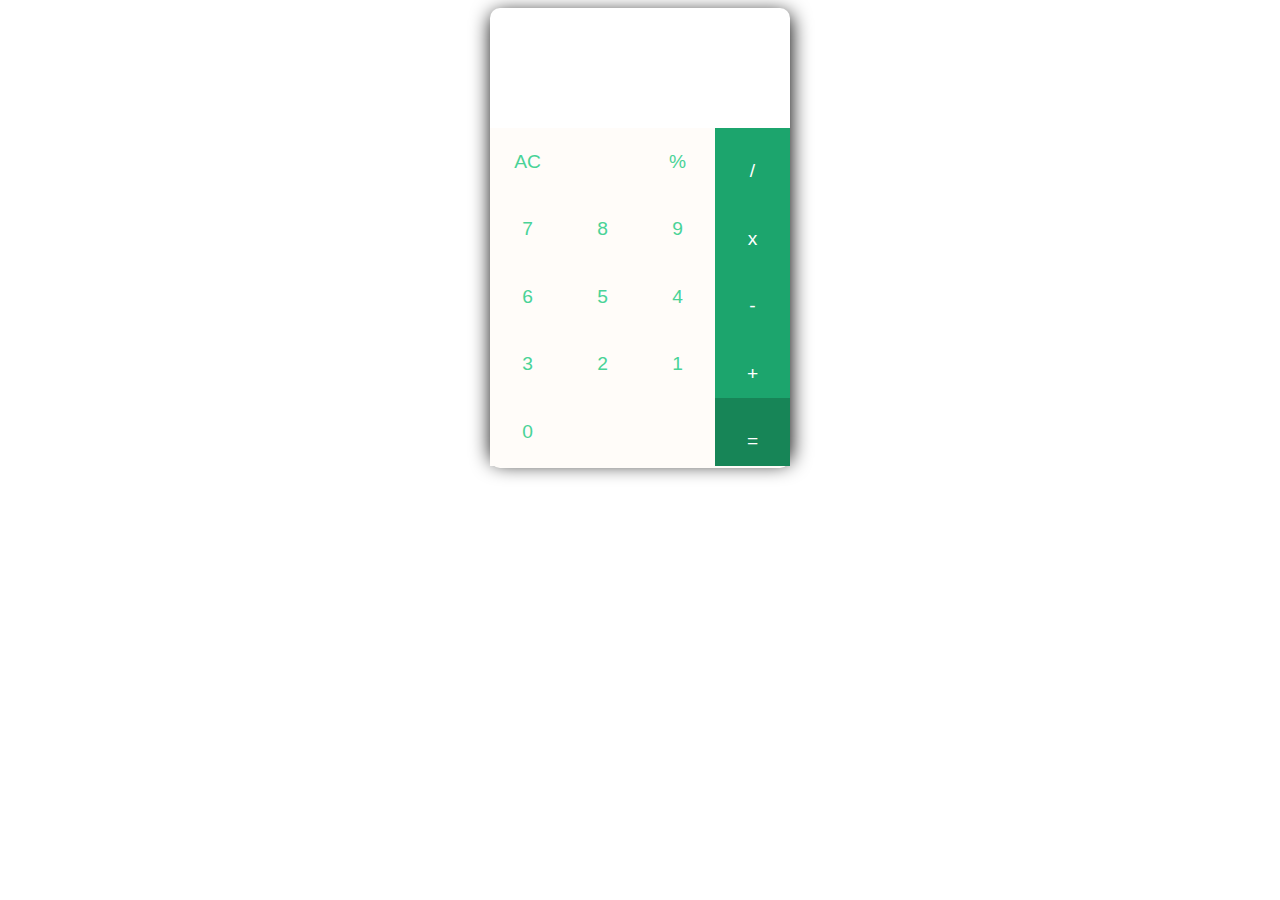
<file: calculadora/index.html>
<!DOCTYPE html>
<html lang="pt-br">
  <head>
    <meta charset="UTF-8" />
    <meta name="viewport" content="width=device-width, initial-scale=1.0" />
    <meta http-equiv="X-UA-Compatible" content="ie=edge" />
    <link rel="stylesheet" href="./style.css" />
    <title>Calculadora</title>
  </head>
  <body>
    <div class="calculator">
      <div class="number" id="number"></div>
      <div class="res" id="res"></div>

      <div class="body-calculator">
        <button class="tecla" value="del" onclick="clearC()">AC</button>
        <div class="tecla"></div>
        <button class="tecla" onclick="op('%')">%</button>
        <button class="tecla op" value="/" onclick="op('/')">/</button>

        <button class="tecla" value="7" onclick="numero(7)">7</button>
        <button class="tecla" value="8" onclick="numero(8)">8</button>
        <button class="tecla" value="9" onclick="numero(9)">9</button>
        <button class="tecla op" value="x" onclick="op('*')">x</button>

        <button class="tecla" value="6" onclick="numero(6)">6</button>
        <button class="tecla" value="5" onclick="numero(5)">5</button>
        <button class="tecla" value="4" onclick="numero(4)">4</button>
        <button class="tecla op" value="-" onclick="op('-')">-</button>

        <button class="tecla" value="3" onclick="numero(3)">3</button>
        <button class="tecla" value="2" onclick="numero(2)">2</button>
        <button class="tecla" value="1" onclick="numero(1)">1</button>
        <button class="tecla op" value="+" onclick="op('+')">+</button>

        <button class="tecla" onclick="numero(0)">0</button>
        <div class="tecla"></div>
        <div class="tecla"></div>

        <button class="tecla op equal" value="=" onclick="equal('=')">=</button>
      </div>
    </div>

    <script src="./script.js"></script>
  </body>
</html>
</file>
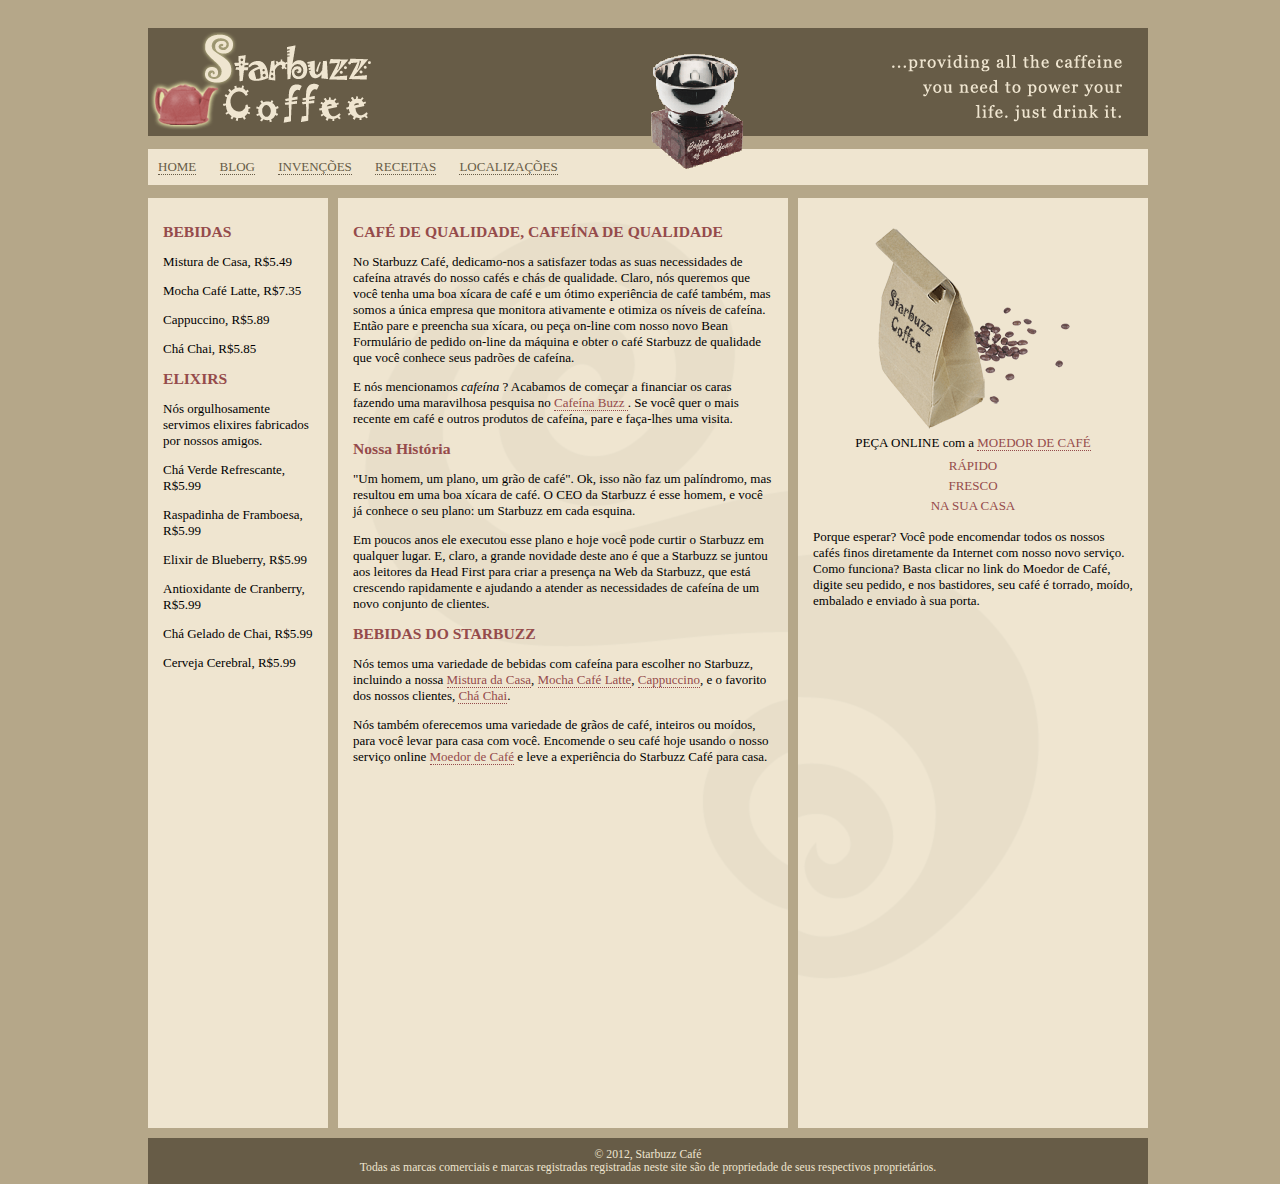
<file: exercicio_pratico/index.html>
<!DOCTYPE html>
<html>
  <head>
    <meta charset="utf-8" />
    <title>Starbuzz Café</title>
    <link rel="stylesheet" type="text/css" href="starbuzz.css" />
  </head>
  <body>
    <div id="header">
      <img id="headerLogo" src="images/headerLogo.gif" alt="" />
      <img id="headerSlogan" src="images/headerSlogan.gif" alt="" />
    </div>

    <div id="nav">
      <ul>
        <li><a href="">HOME</a></li>
        <li><a href="">BLOG</a></li>
        <li><a href="">INVENÇÕES</a></li>
        <li><a href="">RECEITAS</a></li>
        <li><a href="">LOCALIZAÇÕES</a></li>
      </ul>
    </div>

    <div id="premio">
      <img src="images/award.gif" alt="" />
    </div>

    <div id="drinks">
      <h1>BEBIDAS</h1>
      <p>Mistura de Casa, R$5.49</p>
      <p>Mocha Café Latte, R$7.35</p>
      <p>Cappuccino, R$5.89</p>
      <p>Chá Chai, R$5.85</p>
      <h1>ELIXIRS</h1>
      <p>
        Nós orgulhosamente servimos elixires fabricados por nossos amigos.
      </p>
      <p>Chá Verde Refrescante, R$5.99</p>
      <p>Raspadinha de Framboesa, R$5.99</p>
      <p>Elixir de Blueberry, R$5.99</p>
      <p>Antioxidante de Cranberry, R$5.99</p>
      <p>Chá Gelado de Chai, R$5.99</p>
      <p>Cerveja Cerebral, R$5.99</p>
    </div>

    <div id="main">
      <h1>CAFÉ DE QUALIDADE, CAFEÍNA DE QUALIDADE</h1>

      <p>
        No Starbuzz Café, dedicamo-nos a satisfazer todas as suas necessidades
        de cafeína através do nosso cafés e chás de qualidade. Claro, nós
        queremos que você tenha uma boa xícara de café e um ótimo experiência de
        café também, mas somos a única empresa que monitora ativamente e otimiza
        os níveis de cafeína. Então pare e preencha sua xícara, ou peça on-line
        com nosso novo Bean Formulário de pedido on-line da máquina e obter o
        café Starbuzz de qualidade que você conhece seus padrões de cafeína.
      </p>

      <p>
        E nós mencionamos <em>cafeína </em>? Acabamos de começar a financiar os
        caras fazendo uma maravilhosa pesquisa no
        <a href="http://buzz.wickedlysmart.com"> Cafeína Buzz </a>. Se você quer
        o mais recente em café e outros produtos de cafeína, pare e faça-lhes
        uma visita.
      </p>

      <h1>Nossa História</h1>

      <p>
        "Um homem, um plano, um grão de café". Ok, isso não faz um palíndromo,
        mas resultou em uma boa xícara de café. O CEO da Starbuzz é esse homem,
        e você já conhece o seu plano: um Starbuzz em cada esquina.
      </p>

      <p>
        Em poucos anos ele executou esse plano e hoje você pode curtir o
        Starbuzz em qualquer lugar. E, claro, a grande novidade deste ano é que
        a Starbuzz se juntou aos leitores da Head First para criar a presença na
        Web da Starbuzz, que está crescendo rapidamente e ajudando a atender as
        necessidades de cafeína de um novo conjunto de clientes.
      </p>

      <h1>BEBIDAS DO STARBUZZ</h1>

      <p>
        Nós temos uma variedade de bebidas com cafeína para escolher no
        Starbuzz, incluindo a nossa
        <a href="beverages.html#house">Mistura da Casa</a>,
        <a href="beverages.html#mocha">Mocha Café Latte</a>,
        <a href="beverages.html#cappuccino">Cappuccino</a>, e o favorito dos
        nossos clientes,
        <a href="beverages.html#chai" title="Chai Tea">Chá Chai</a>.
      </p>

      <p>
        Nós também oferecemos uma variedade de grãos de café, inteiros ou
        moídos, para você levar para casa com você. Encomende o seu café hoje
        usando o nosso serviço online <a href="form.html">Moedor de Café</a> e
        leve a experiência do Starbuzz Café para casa.
      </p>
    </div>

    <div id="sidebar">
      <p class="beanheading">
        <img src="images/bag.gif" alt="" /> <br />
        PEÇA ONLINE com a <a href="form.html">MOEDOR DE CAFÉ</a> <br />
        <span class="slogan">
          RÁPIDO <br />
          FRESCO <br />
          NA SUA CASA <br />
        </span>
      </p>

      <p>
        Porque esperar? Você pode encomendar todos os nossos cafés finos
        diretamente da Internet com nosso novo serviço. Como funciona? Basta
        clicar no link do Moedor de Café, digite seu pedido, e nos bastidores,
        seu café é torrado, moído, embalado e enviado à sua porta.
      </p>
    </div>

    <div id="footer">
      &copy; 2012, Starbuzz Café
      <br />
      Todas as marcas comerciais e marcas registradas registradas neste site são
      de propriedade de seus respectivos proprietários.
    </div>
  </body>
</html>
</file>
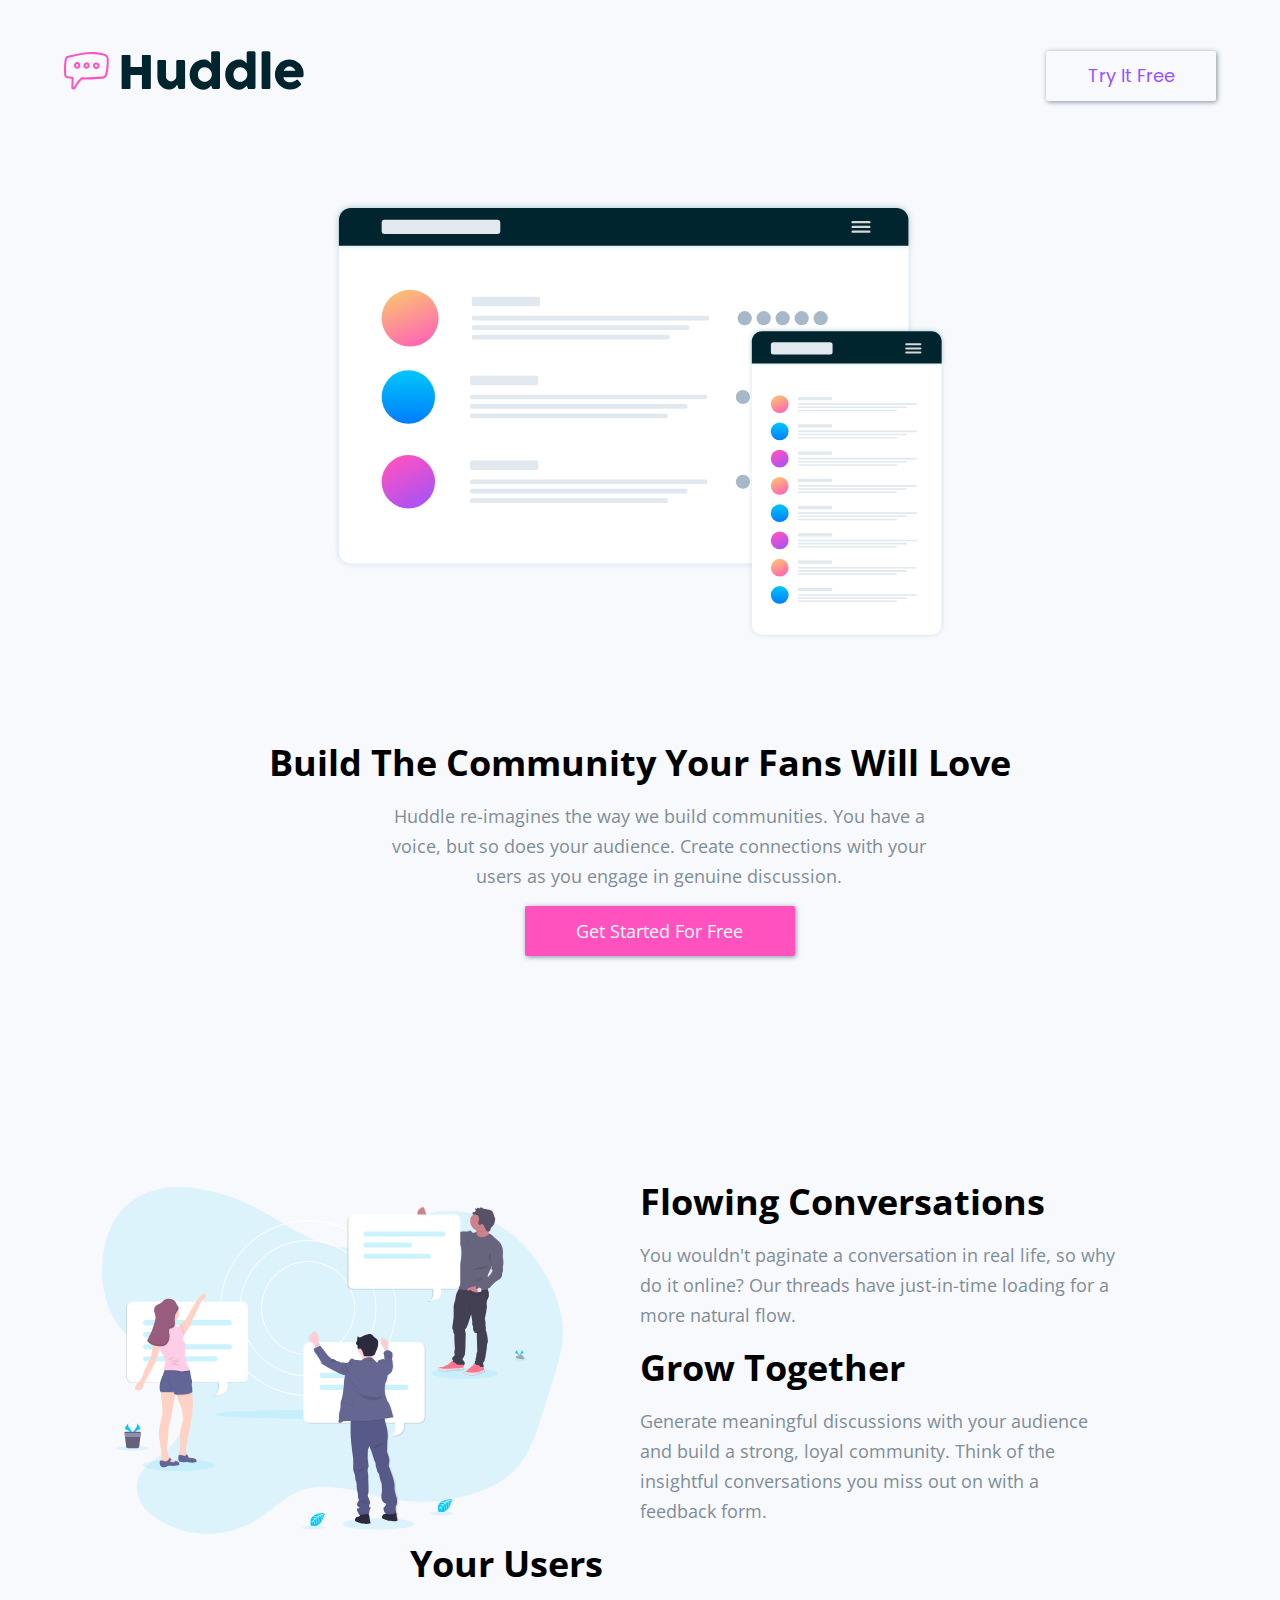
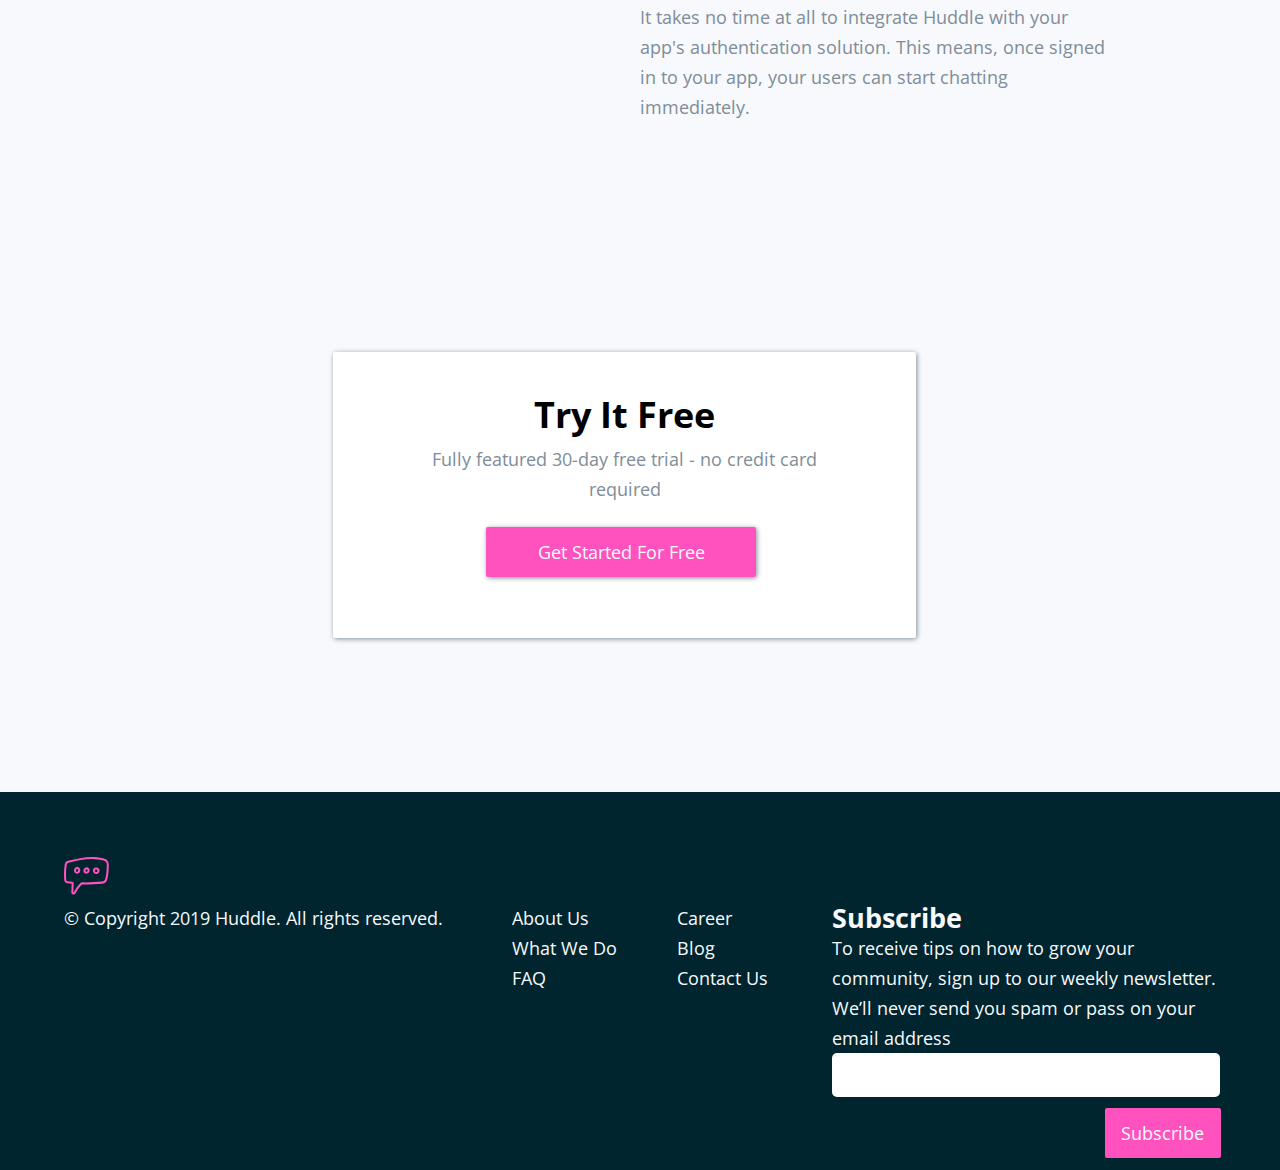
<file: huddle-landing-page-596348-master/index.html>
<!DOCTYPE html>
<html lang="en">
  <head>
    <meta charset="UTF-8" />
    <meta name="viewport" content="width=device-width, initial-scale=1.0" />
    <!-- displays site properly based on user's device -->

    <link
      rel="icon"
      type="image/png"
      sizes="32x32"
      href="./images/favicon-32x32.png"
    />
    <link
      href="https://fonts.googleapis.com/css?family=Open+Sans:400,700&display=swap"
      rel="stylesheet"
    />

    <link
      href="https://fonts.googleapis.com/css?family=Poppins:400,600,700&display=swap"
      rel="stylesheet"
    />
    <link rel="stylesheet" href="style.css" />

    <title>
      Frontend Mentor | Huddle landing page with coded decorative elements
    </title>

    <!-- Feel free to remove these styles or customise in your own stylesheet 👍 -->
    <style>
      .attribution {
        font-size: 11px;
        text-align: center;
      }
      .attribution a {
        color: hsl(228, 45%, 44%);
      }
    </style>
  </head>
  <body>
    <header>
      <div class="button header">Try It Free</div>
      <img src="images/logo.svg" alt="logo" />
    </header>
    <main>
      <section class="content1">
        <img src="images/illustration-mockups.svg" alt="" />
        <h1>Build The Community Your Fans Will Love</h1>
        <p>
          Huddle re-imagines the way we build communities. You have a voice, but
          so does your audience. Create connections with your users as you
          engage in genuine discussion.
        </p>
        <div class="button body">Get Started For Free</div>
      </section>
      <section class="content2">
        <img src="images/illustration-your-users.svg" alt="" class="users" />
        <h1>Flowing Conversations</h1>
        <p>
          You wouldn't paginate a conversation in real life, so why do it
          online? Our threads have just-in-time loading for a more natural flow.
        </p>
        <h1>Grow Together</h1>
        <p>
          Generate meaningful discussions with your audience and build a strong,
          loyal community. Think of the insightful conversations you miss out on
          with a feedback form.
        </p>
        <h1>Your Users</h1>
        <p>
          It takes no time at all to integrate Huddle with your app's
          authentication solution. This means, once signed in to your app, your
          users can start chatting immediately.
        </p>
      </section>
      <section class="content3">
        <div class="button modal">
          <h1>Try It Free</h1>
          <p>Fully featured 30-day free trial - no credit card required</p>
          <div class="button body">Get Started For Free</div>
        </div>
      </section>
    </main>
    <footer>
      <div id="img">
        <img src="images/logo.svg" alt="" />
      </div>
      <div id="right">
        <h2>Subscribe</h2>

        <p>
          To receive tips on how to grow your community, sign up to our weekly
          newsletter. We’ll never send you spam or pass on your email address
          <input type="text" name="" id="" />
        </p>
        <div class="button footer">Subscribe</div>
      </div>

      <div id="left">
        <p>&copy; Copyright 2019 Huddle. All rights reserved.</p>
      </div>

      <div id="center">
        <div class="left">
          <p>About Us</p>
          <p>What We Do</p>
          <p>FAQ</p>
        </div>
        <div class="right">
          <p>Career</p>
          <p>Blog</p>
          <p>Contact Us</p>
        </div>
      </div>
    </footer>
  </body>
</html>
<!---  <footer>
    <p class="attribution">
      Challenge by <a href="https://www.frontendmentor.io?ref=challenge" target="_blank">Frontend Mentor</a>. 
      Coded by <a href="#">Your Name Here</a>.
    </p>
  </footer>-->
</file>
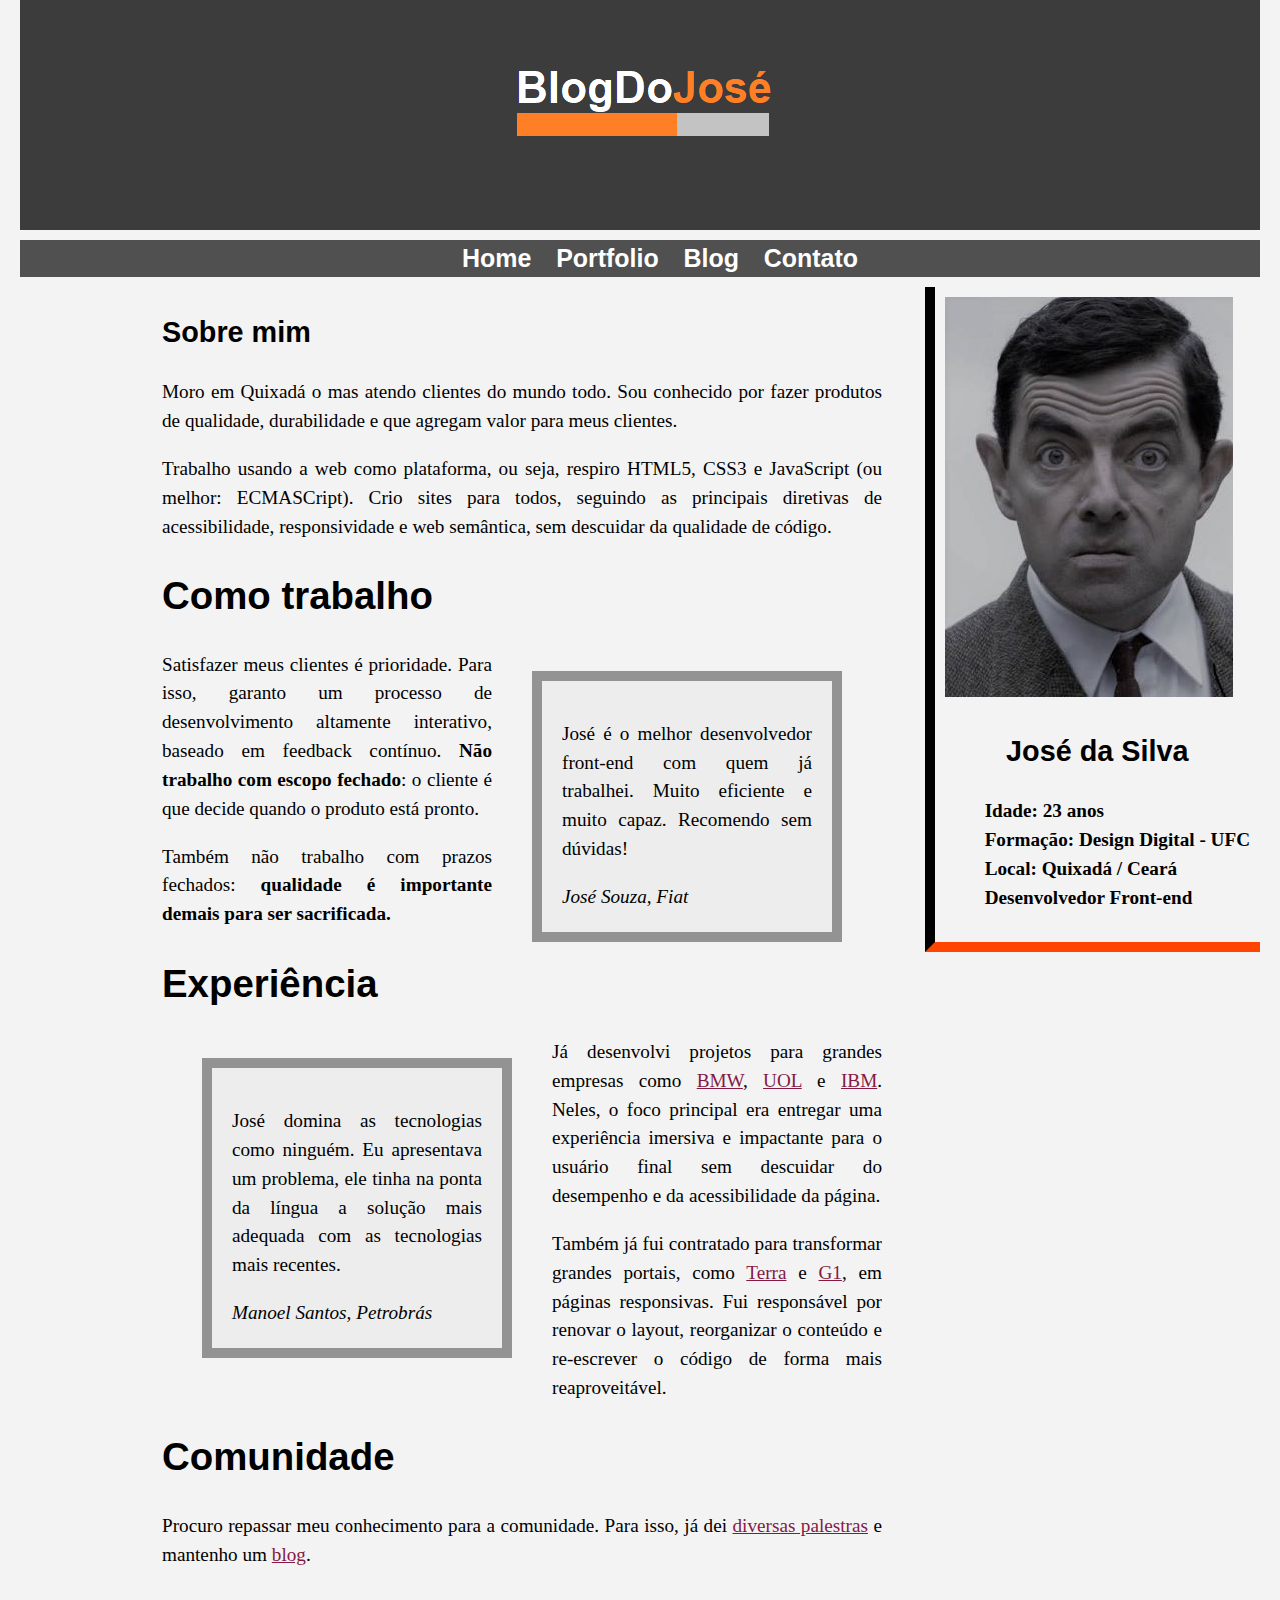
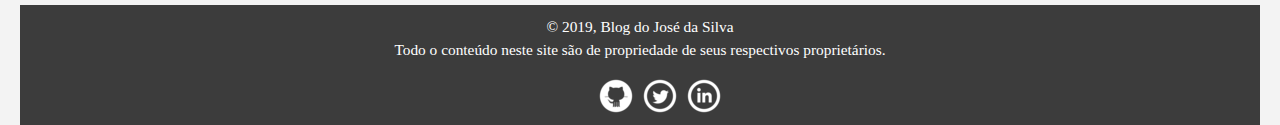
<file: prova1/index.html>
<!DOCTYPE html>
<html>
  <head>
    <title>Blog do José da Silva</title>
    <meta charset="utf-8" />
    <link rel="icon" href="img/favicon.jpg" />
    
    <link rel="stylesheet" href="css/site.css" />
  </head>
  <body>
    <header>
      <img src="img/logo.png" />
    </header>
    <nav>
      <ul>
        <li><a href="index.html">Home</a></li>
        <li><a href="portfolio.html">Portfolio</a></li>
        <li><a href="blog.html">Blog</a></li>
        <li><a href="contato.html">Contato</a></li>
      </ul>
    </nav>
    <aside>
      <img src="img/eu.jpg" alt="" />
      <h2>José da Silva</h2>
      <ul>
        <li>Idade: 23 anos</li>
        <li>Formação: Design Digital - UFC</li>
        <li>Local: Quixadá / Ceará</li>
        <li>Desenvolvedor Front-end</li>
      </ul>
    </aside>
    <div>
      <main>
      <div>
        <h2>Sobre mim</h2>
        <p>
          Moro em Quixadá o mas atendo clientes do mundo todo. Sou conhecido por
          fazer produtos de qualidade, durabilidade e que agregam valor para
          meus clientes.
        </p>
        <p>
          Trabalho usando a web como plataforma, ou seja, respiro HTML5, CSS3 e
          JavaScript (ou melhor: ECMASCript). Crio sites para todos, seguindo as
          principais diretivas de acessibilidade, responsividade e web
          semântica, sem descuidar da qualidade de código.
        </p>

        <h1>Como trabalho</h1>
        <div class="blockquote right">
          <p>
            José é o melhor desenvolvedor front-end com quem já trabalhei. Muito
            eficiente e muito capaz. Recomendo sem dúvidas!
          </p>
        <span>José Souza, Fiat</span>

        </div>
        <p>
          Satisfazer meus clientes é prioridade. Para isso, garanto um processo
          de desenvolvimento altamente interativo, baseado em feedback contínuo.
          <strong>Não trabalho com escopo fechado</strong>: o cliente é que decide quando o
          produto está pronto.
        </p>
        <p>
          Também não trabalho com prazos fechados: <strong> qualidade é importante demais
          para ser sacrificada.</strong>
        </p>
        <h1>Experiência</h1>
        <div class="blockquote left">
          <p>
            José domina as tecnologias como ninguém. Eu apresentava um problema,
            ele tinha na ponta da língua a solução mais adequada com as
            tecnologias mais recentes.
          
          </p>
       <span> Manoel Santos, Petrobrás</span> 
        </div>
        <p>
          Já desenvolvi projetos para grandes empresas como
          <a href="http://www.bmw.com">BMW</a>,
          <a href="http://www.uol.com.br">UOL</a> e
          <a href="http://www.ibm.com.br">IBM</a>. Neles, o foco principal era
          entregar uma experiência imersiva e impactante para o usuário final
          sem descuidar do desempenho e da acessibilidade da página.
        </p>
        <p>
          Também já fui contratado para transformar grandes portais, como
          <a href="http://www.terra.com.br">Terra</a> e
          <a href="http://www.g1.globo.com">G1</a>, em páginas responsivas. Fui
          responsável por renovar o layout, reorganizar o conteúdo e re-escrever
          o código de forma mais reaproveitável.
        </p>
        <h1>Comunidade</h1>
        <p>
          Procuro repassar meu conhecimento para a comunidade. Para isso, já dei
          <a href="portfolio.html">diversas palestras</a> e mantenho um
          <a href="blog.html">blog</a>.
        </p>
      </main>
    </div>

    <footer>
      &copy; 2019, Blog do José da Silva<br />
      Todo o conteúdo neste site são de propriedade de seus respectivos
      proprietários.
      <ul>
        <li><a href="http://"><img src="img/github.png" alt="" /></a></li>
        <li><a href="http://"><img src="img/twitter.png" alt="" /></a></li>
        <li><a href="http://"><img src="img/linkedin.png " alt="" /></a></li>
      </ul>
    </footer>
  </body>
</html>
</file>
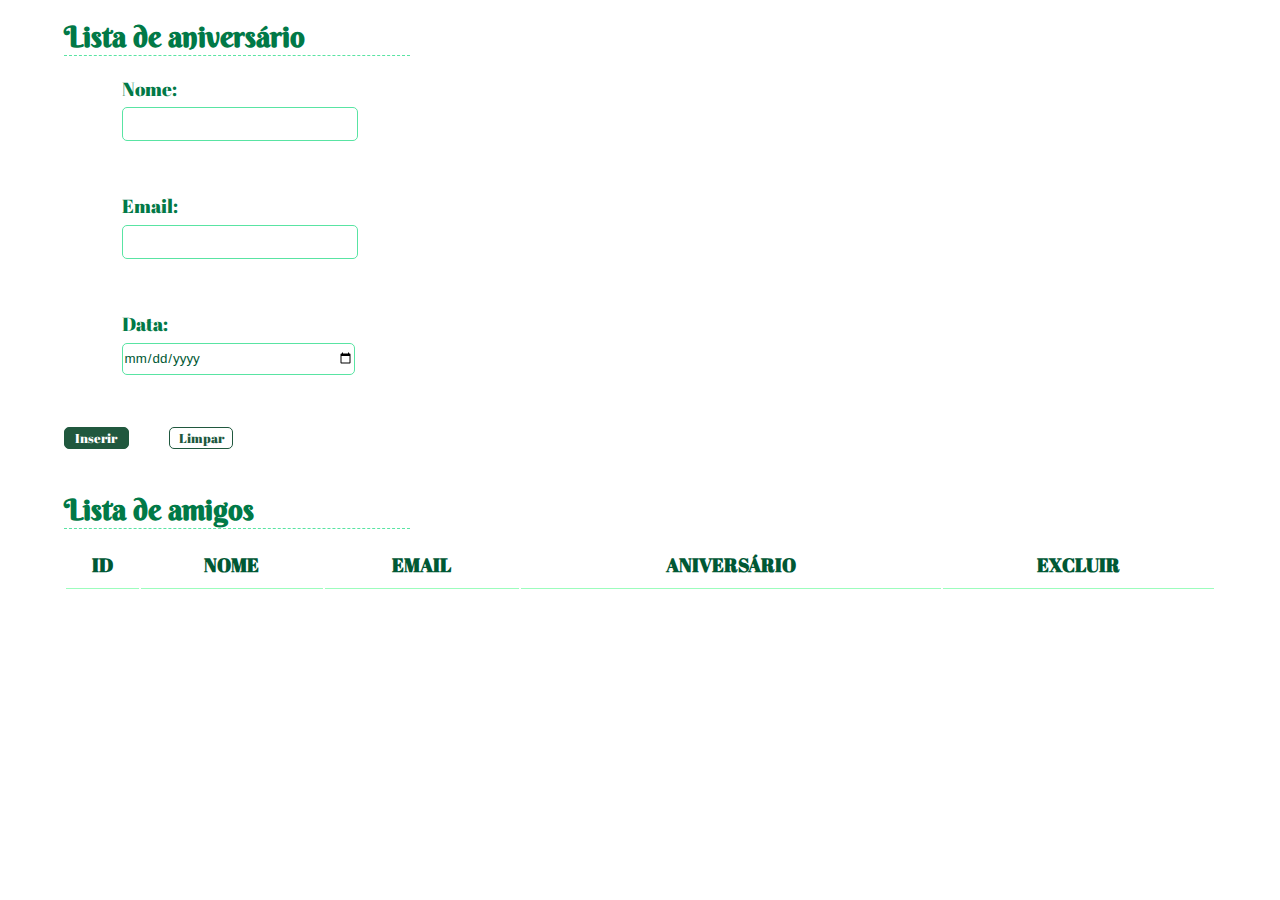
<file: tabela_aniversario/index.html>
<!DOCTYPE html>
<html lang="pt-br">
  <head>
    <meta charset="UTF-8" />
    <meta name="viewport" content="width=device-width, initial-scale=1.0" />
    <meta http-equiv="X-UA-Compatible" content="ie=edge" />
    <link rel="stylesheet" href="./style.css" />
    <link
      href="https://fonts.googleapis.com/css?family=Abril+Fatface|Berkshire+Swash&display=swap"
      rel="stylesheet"
    />

    <title>B-day!</title>
  </head>
  <body>
    <main>
      <div>
        <h1>Lista de aniversário</h1>
        <label for="name" id="name">Nome: </label
        ><input type="text" name="iName" id="iName" /><br /><br />
        <label for="email" id="email">Email: </label
        ><input type="email" name="iEmail" id="iEmail" /> <br /><br />
        <label for="data" id="data">Data: </label
        ><input type="date" name="iDate" id="iDate" /> <br /><br />
        <div class="wrap">
          <button id="insert" onclick="inserir()">
            Inserir
          </button>
          <button id="clear" onclick="limpar()">Limpar</button>
        </div>
      </div>
      <div>
        <h1>Lista de amigos</h1>
        <table id="tabela">
          <thead>
            <th>ID</th>
            <th>NOME</th>
            <th>EMAIL</th>
            <th>ANIVERSÁRIO</th>
            <th>EXCLUIR</th>
          </thead>
          <tbody id="tbody"></tbody>
        </table>
      </div>
    </main>
    <script src="./javascript.js"></script>
  </body>
</html>
</file>
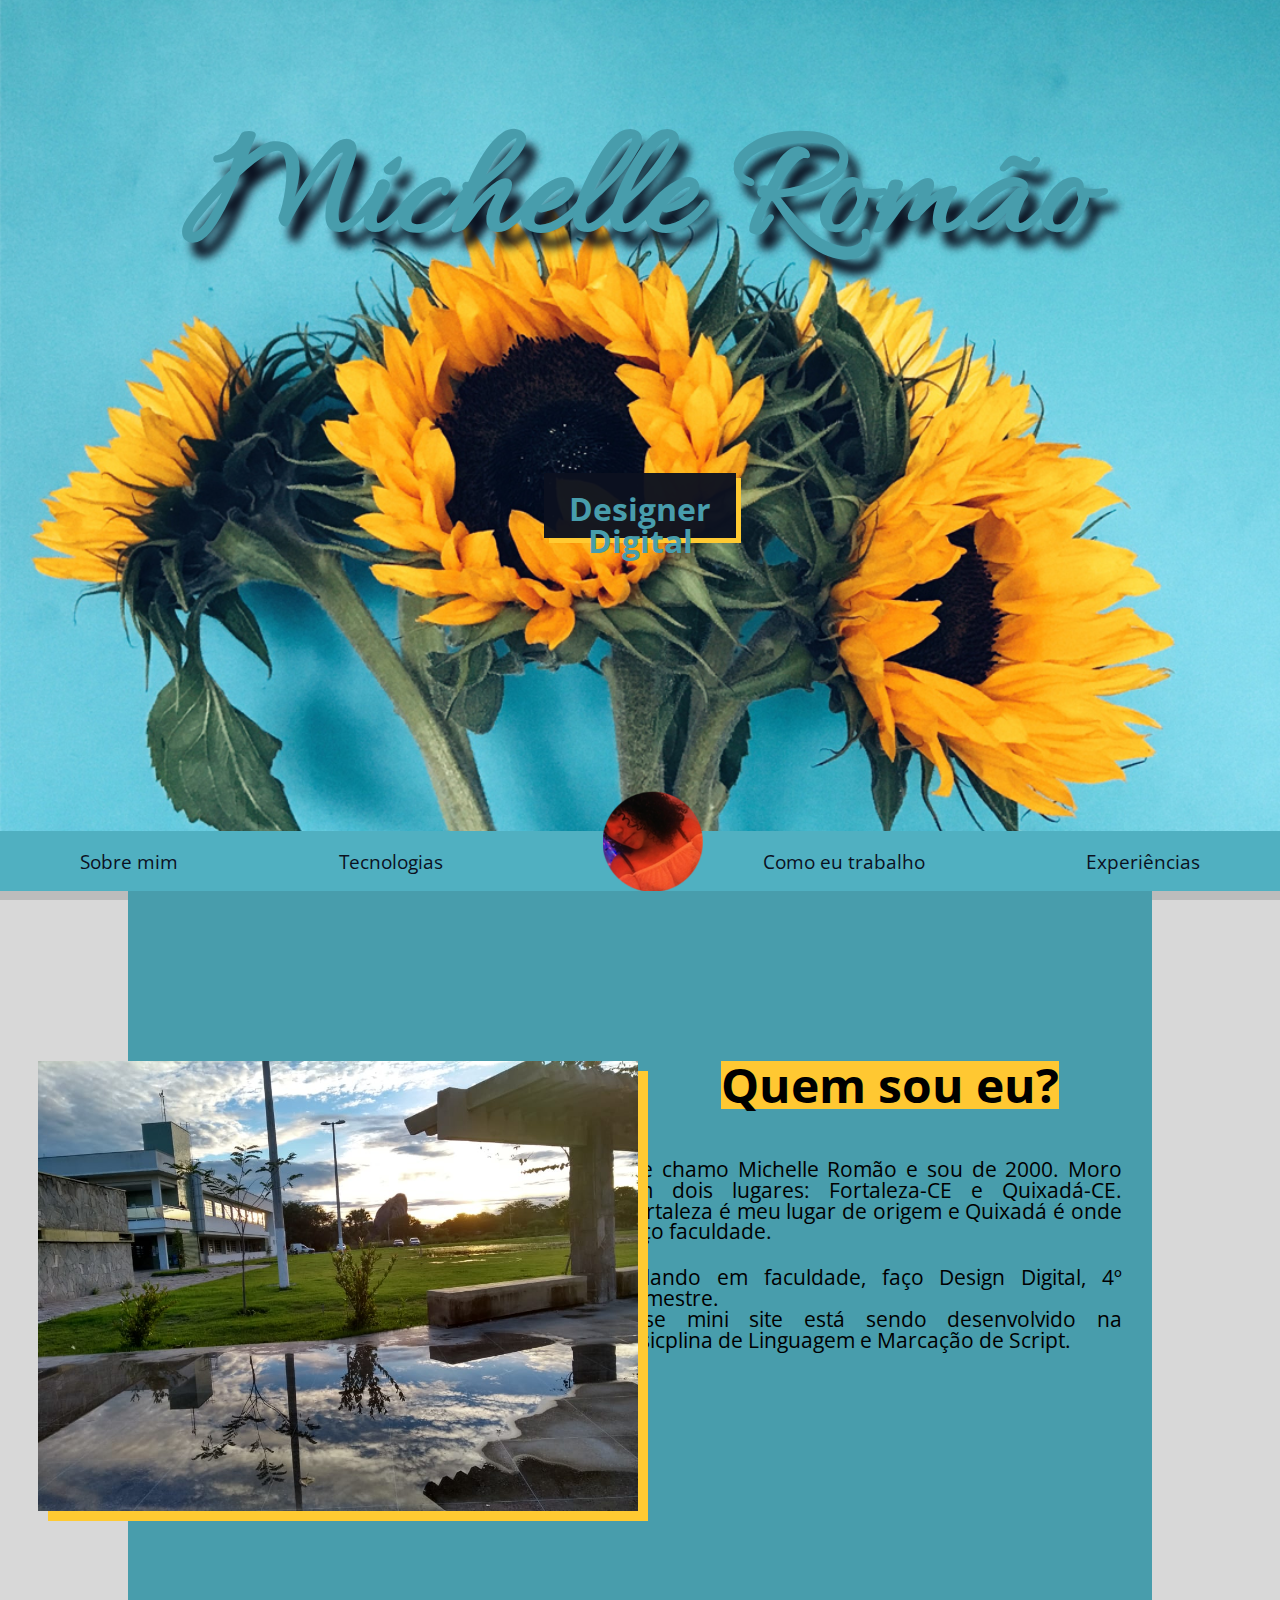
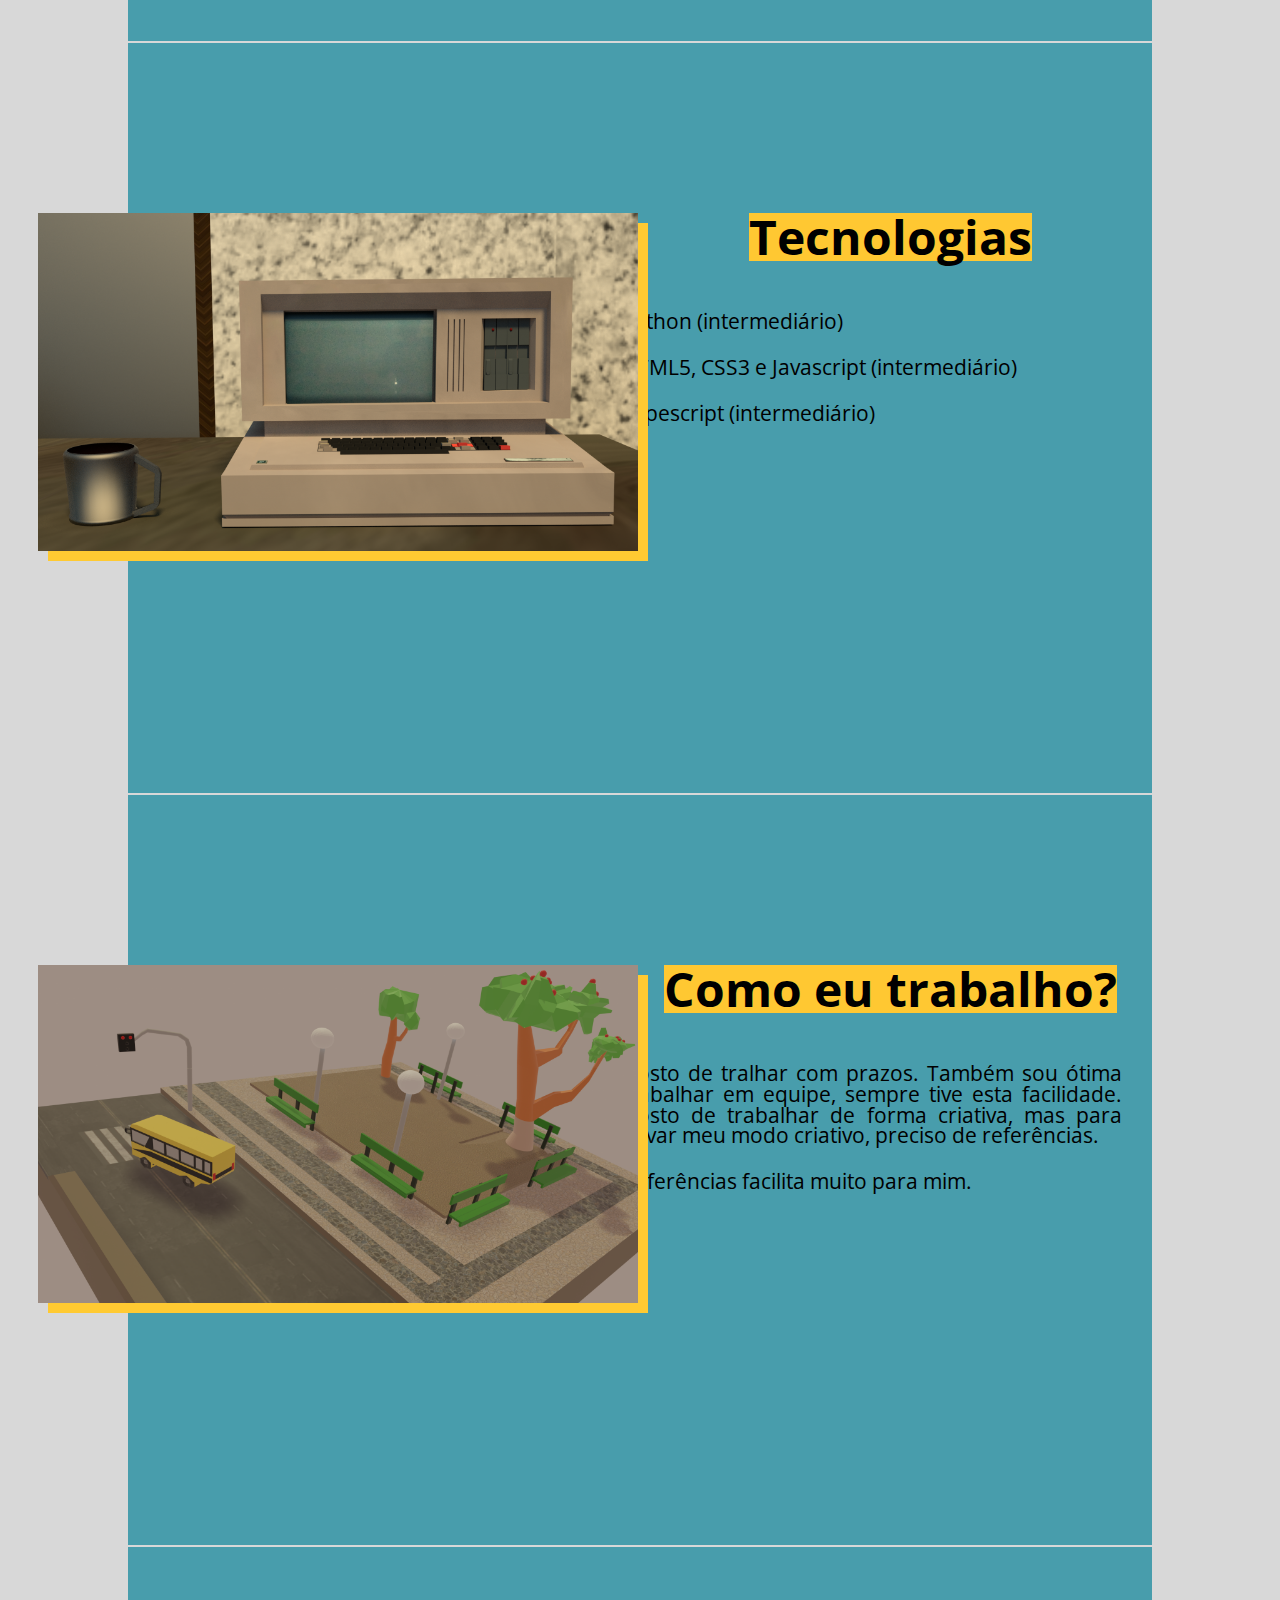
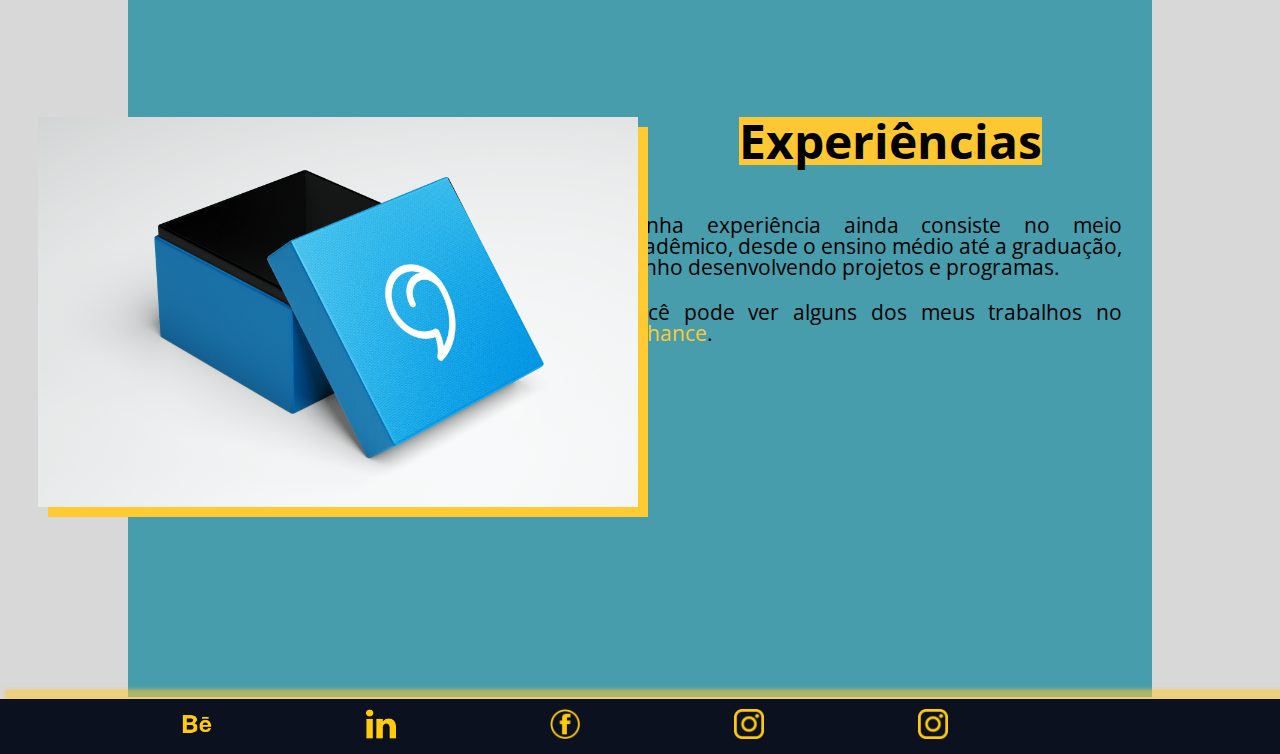
<file: trabalho1/index.html>
<!DOCTYPE html>
<html lang="pt-br">
  <head>
    <meta charset="UTF-8" />
    <meta name="viewport" content="width=device-width, initial-scale=1.0" />
    <meta http-equiv="X-UA-Compatible" content="ie=edge" />
    <!-- fonts google -->
    <link
      href="https://fonts.googleapis.com/css?family=Open+Sans+Condensed:300|Pacifico&display=swap"
      rel="stylesheet"
    />
    <link
      href="https://fonts.googleapis.com/css?family=Allura&display=swap"
      rel="stylesheet"
    />
    <link rel="shortcut icon" href="img/FAV.png"image/x-icon">
    <link rel="stylesheet" href="reset.css" />
    <link rel="stylesheet" href="style.css" />
    <title>Michelle Romão</title>
  </head>
  <body>
    <header class="header">
      <h1>Michelle Romão</h1>
      <h3>Designer Digital</h3>

      <nav class="navbar">
        <ul>
          <li>
            <a href="#about">Sobre mim</a>
          </li>
          <li>
            <a href="#tec">Tecnologias</a>
          </li>
          <li>
            <div id="myself">
              <a href="#footer"><img src="img/myself.png" alt="myself"/></a>
            </div>
          </li>
          <li>
            <a href="#work">Como eu trabalho</a>
          </li>
          <li>
            <a href="#xp">Experiências</a>
          </li>
        </ul>
      </nav>
    </header>

    <div class="container">
      <section class="content">
        <div class="postphoto">
          <img
            src="img/ufcqxd.jpeg"
            alt="imagem da ufc de quixada"
            class="photo"
          />
        </div>
        <div class="text">
          <h2 class="title" id="about">Quem sou eu?</h2>
          <p>
            Me chamo Michelle Romão e sou de 2000. Moro em dois lugares:
            Fortaleza-CE e Quixadá-CE. Fortaleza é meu lugar de origem e Quixadá
            é onde faço faculdade.
          </p>
          <p>
            Falando em faculdade, faço Design Digital, 4º semestre.<br />
            Esse mini site está sendo desenvolvido na disicplina de Linguagem e
            Marcação de Script.
          </p>
        </div>
      </section>

      <section class="content">
        <div class="postphoto">
          <img
            src="img/render7.png"
            alt="modelo 3D do CP500 e uma xícara, em uma mesa"
            class="photo"
          />
        </div>
        <div class="text">
          <h2 class="title" id="tec">Tecnologias</h2>
          <p>
            Python (intermediário)
          </p>
          <p>HTML5, CSS3 e Javascript (intermediário)</p>
          <p>Typescript (intermediário)</p>
        </div>
      </section>

      <section class="content">
        <div class="postphoto">
          <img
            src="img/quixapoly.png"
            alt="modelo 3D low poly da praça do leão de Quixadá-CE"
            class="photo"
          />
        </div>
        <div class="text">
          <h2 class="title" id="work">Como eu trabalho?</h2>
          <p>
            Gosto de tralhar <strong>com prazos</strong>. Também sou ótima
            trabalhar em equipe, sempre tive esta facilidade. Gosto de trabalhar
            de forma criativa, mas para ativar meu modo criativo, preciso de
            <strong>referências</strong>.
          </p>
          <p>Referências facilita muito para mim.</p>
        </div>
      </section>

      <section class="content">
        <div class="postphoto">
          <img
            src="img/iti.png"
            alt="caixa do produto do projeto Localize"
            class="photo"
          />
        </div>
        <div class="text">
          <h2 class="title" id="xp">Experiências</h2>
          <p>
            Minha experiência ainda consiste no meio acadêmico, desde o ensino
            médio até a graduação, venho desenvolvendo projetos e programas.
          </p>
          <p>
            Você pode ver alguns dos meus trabalhos no
            <a href="http://behance.net/michelleromao">behance</a>.
          </p>
        </div>
      </section>

      <footer id="footer">
        <a href="http://behance.net/michelleromao" target="_blank"
          ><img src="img/behance.png" alt="behance" class="social"
        /></a>
        <a href="http://linkedin.com/in/michelleromao" target="_blank"
          ><img src="img/34227.png" alt="linkedin" class="social"
        /></a>
        <a href="http://facebook.com/micheller0mao" target="_blank"
          ><img src="img/fb-512.png" alt="facebook" class="social"
        /></a>
        <a href="http://instagram.com/m.nromao" target="_blank"
          ><img src="img/87390.png" alt="instagram" class="social"
        /></a>
        <a href="http://instagram.com/ddsenha" target="_blank"
          ><img src="img/87390.png" alt="instagram" class="social"
        /></a>
      </footer>
    </div>
  </body>
</html>
</file>
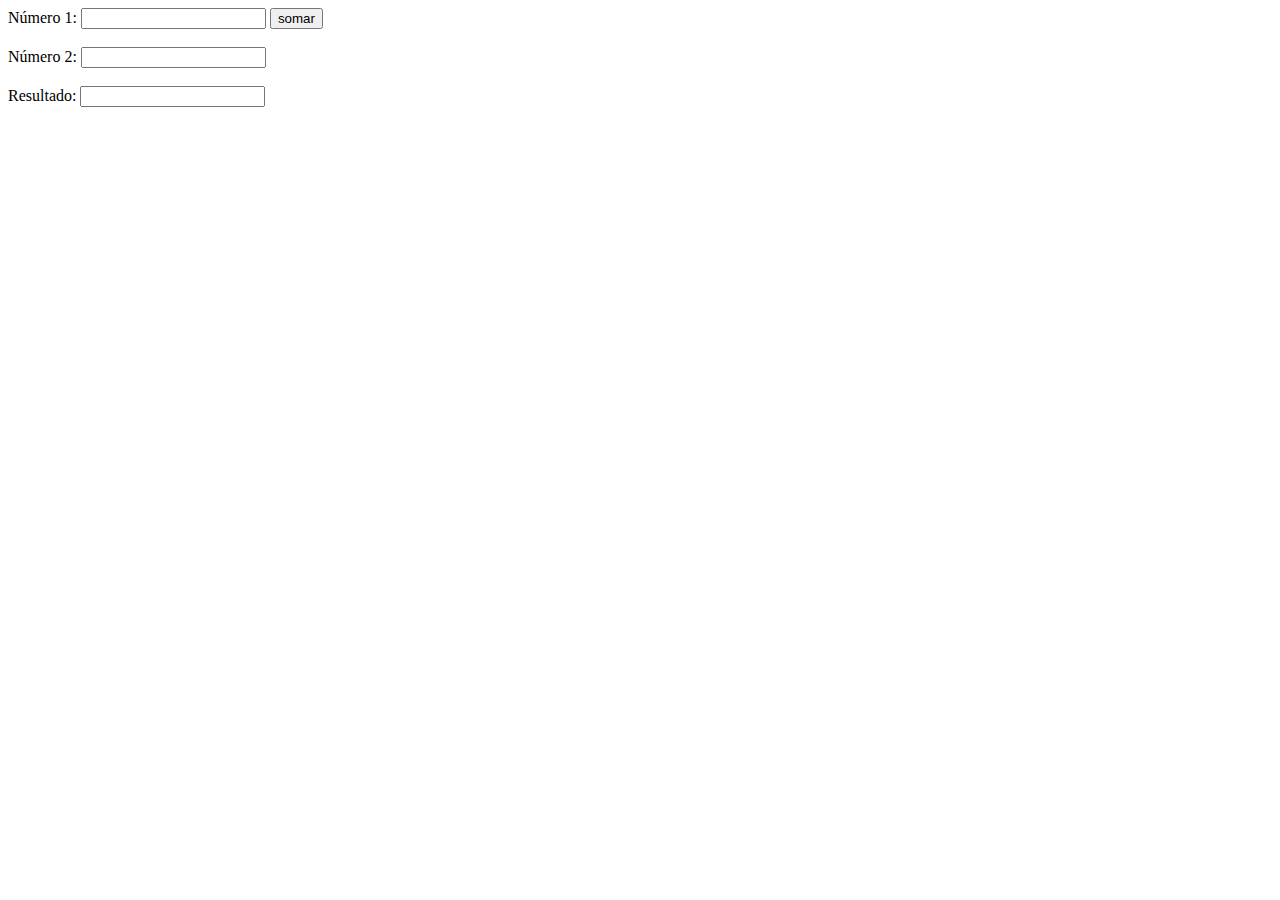
<file: exercicioatividade/01.html>
<!DOCTYPE html>
<html lang="en">
  <head>
    <meta charset="UTF-8" />
    <meta name="viewport" content="width=device-width, initial-scale=1.0" />
    <meta http-equiv="X-UA-Compatible" content="ie=edge" />
    <title>Exercício 1</title>
  </head>
  <body>
    <div>
      <label for="num1">Número 1:</label>
      <input name="num1" id="num1" type="number" />
      <button onclick="somar()">somar</button><br /><br />
      <label for="num2">Número 2:</label>
      <input name="num2" id="num2" type="number" /><br /><br />
      <label for="res">Resultado:</label>
      <input name="res" id="res" type="number" readonly />
    </div>
    <script>
      function somar() {
        var n1 = document.getElementById("num1").value;
        var n2 = document.getElementById("num2").value;
        var r = Number(n1) + Number(n2);
        document.getElementById("res").value = r;
        document.getElementById("res").style.backgroundColor = "yellow";
      }
    </script>
  </body>
</html>
</file>
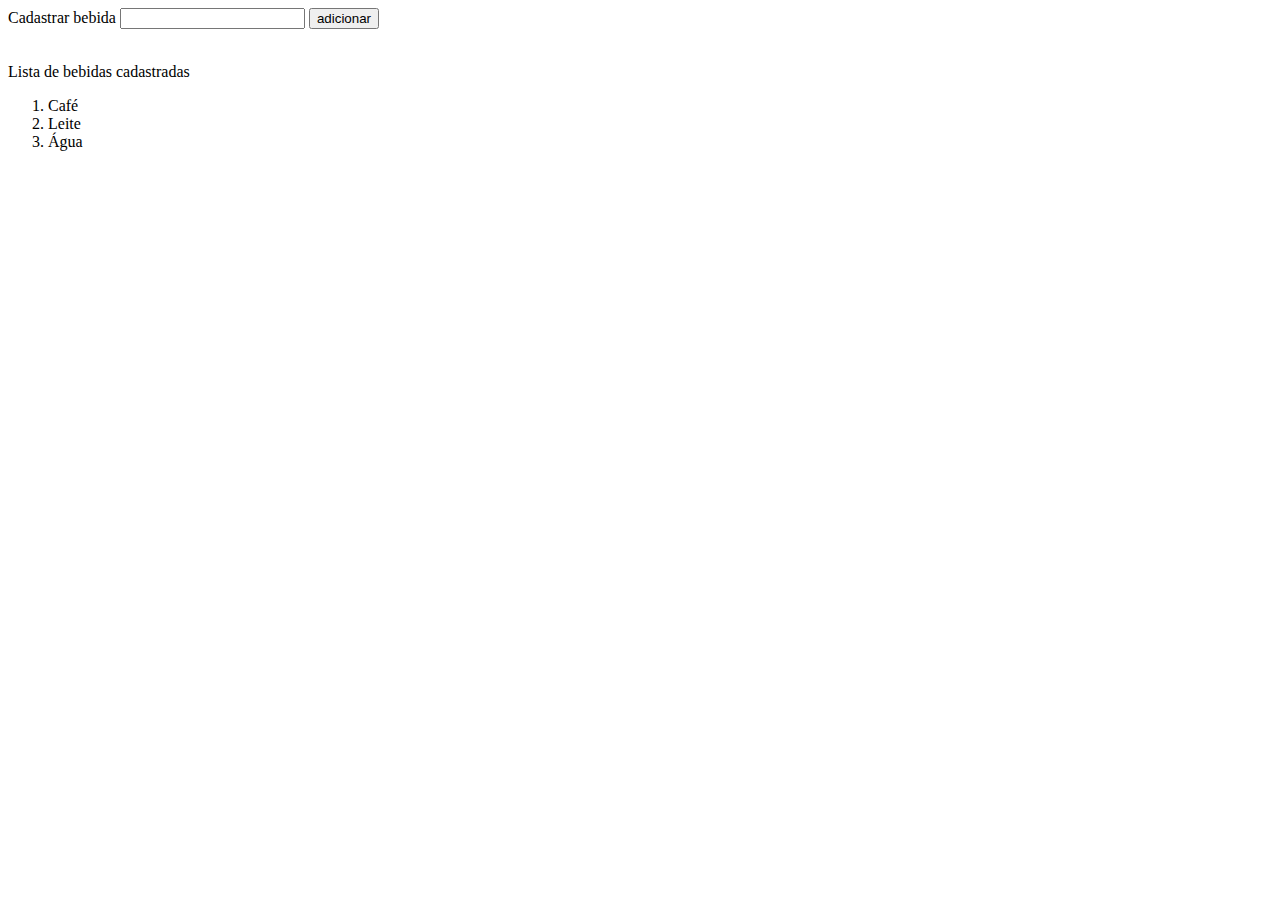
<file: exercicioatividade/02.html>
<!DOCTYPE html>
<html lang="en">
  <head>
    <meta charset="UTF-8" />
    <meta name="viewport" content="width=device-width, initial-scale=1.0" />
    <meta http-equiv="X-UA-Compatible" content="ie=edge" />
    <title>Exercício 02</title>
  </head>
  <body>
    <div>
      <label for="drink">Cadastrar bebida</label>
      <input name="drink" id="drink" type="text" />
      <button onclick="adddrink()">adicionar</button> <br /><br />
      <p>Lista de bebidas cadastradas</p>
      <ol id="lista">
        <li>
          Café
        </li>
        <li>
          Leite
        </li>
        <li>
          Água
        </li>
      </ol>
    </div>

    <script>
      function adddrink() {
        var drink = document.getElementById("drink").value;
        var ol = document.getElementById("lista");
        var li = document.createElement("li");
        li.innerHTML = drink;
        ol.appendChild(li);
      }
    </script>
  </body>
</html>
</file>
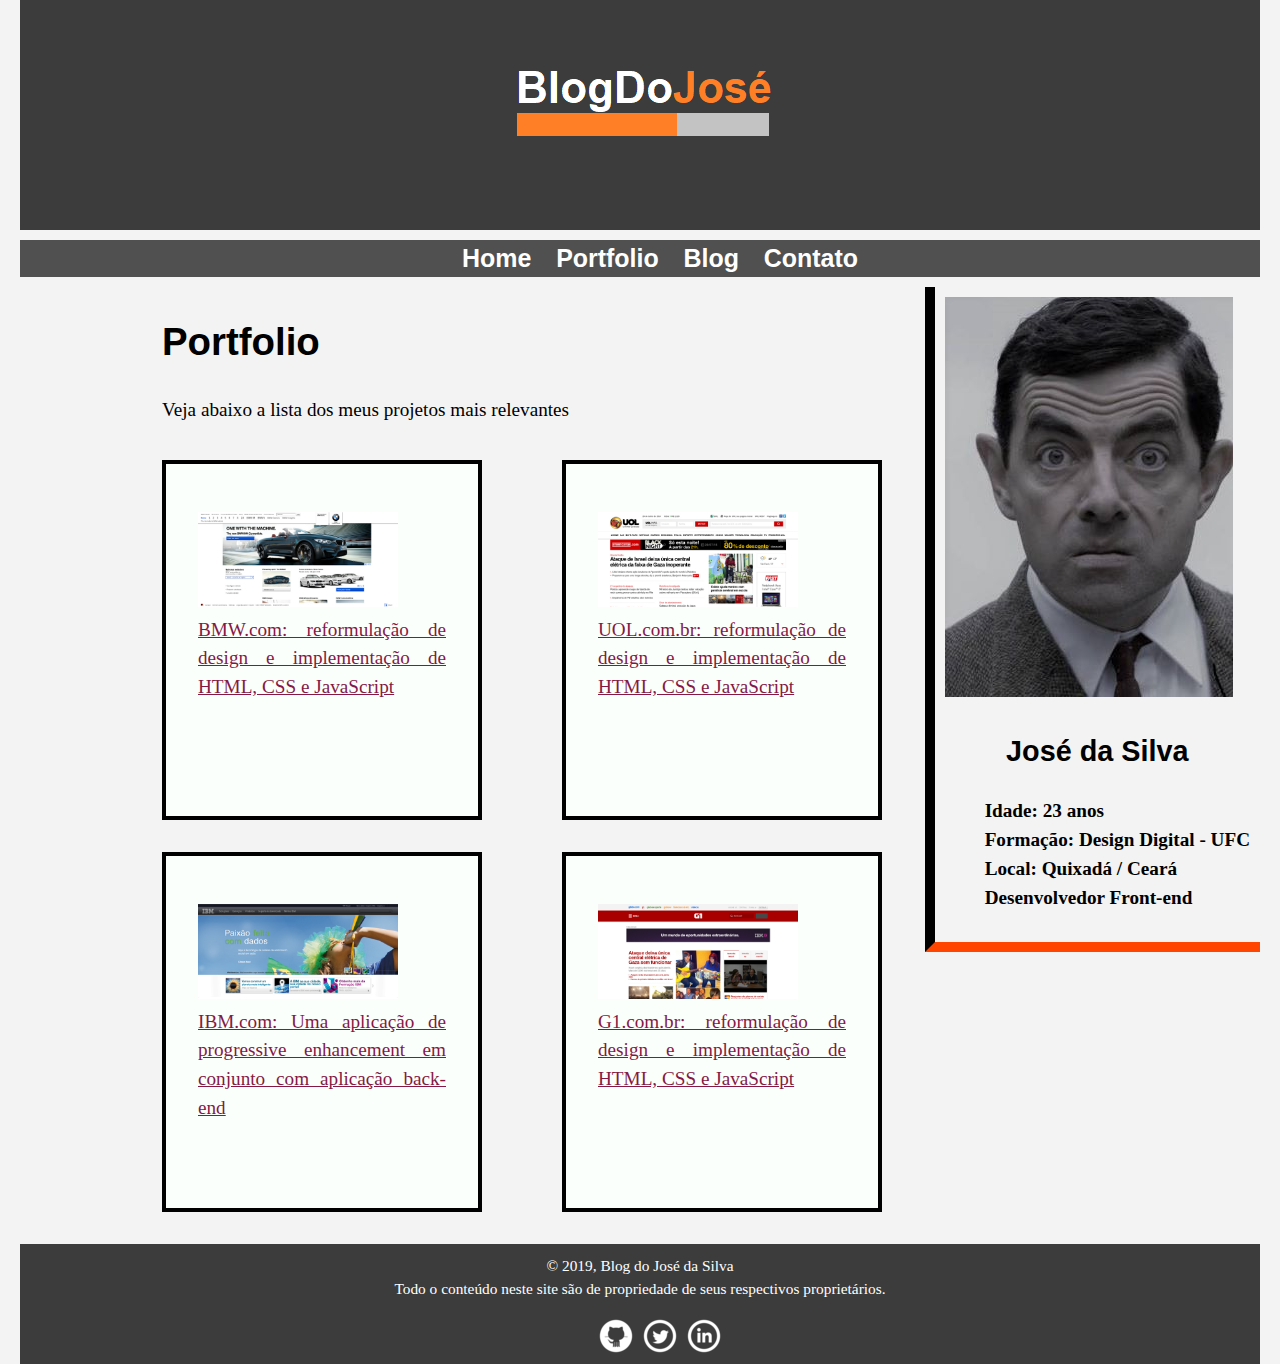
<file: prova1/portfolio.html>
<!DOCTYPE html>
<html>
  <head>
    <title>Blog do José da Silva</title>
    <meta charset="utf-8" />
    <link rel="icon" href="img/favicon.jpg" />
    <link rel="stylesheet" href="css/site.css" />
  </head>
  <body>
    <header>
      <img src="img/logo.png" />
    </header>
    <nav>
      <ul>
        <li><a href="index.html">Home</a></li>
        <li><a href="portfolio.html">Portfolio</a></li>
        <li><a href="blog.html">Blog</a></li>
        <li><a href="contato.html">Contato</a></li>
      </ul>
    </nav>
    <aside>
      <img src="img/eu.jpg" alt="" />
      <h2>José da Silva</h2>
      <ul>
        <li>Idade: 23 anos</li>
        <li>Formação: Design Digital - UFC</li>
        <li>Local: Quixadá / Ceará</li>
        <li>Desenvolvedor Front-end</li>
      </ul>
    </aside>
    <main>
      <div>
        <h1>Portfolio</h1>
        <p>Veja abaixo a lista dos meus projetos mais relevantes</p>

        <section class="left">
          <a href="http://bmw.com">
            <img src="img/bmw.png" alt="Site da BMW" />
            <div>
              BMW.com: reformulação de design e implementação de HTML, CSS e
              JavaScript
            </div>
          </a>
        </section>

        <section class="right">
          <a href="http://uol.com.br">
            <img src="img/uol.png" alt="Front-page da UOL" />
            <div>
              UOL.com.br: reformulação de design e implementação de HTML, CSS e
              JavaScript
            </div>
          </a>
        </section>

        <section class="left">
          <a href="http://www.ibm.com.br">
            <img src="img/ibm.png" alt="Site da IBM" />
            <div>
              IBM.com: Uma aplicação de progressive enhancement em conjunto com
              aplicação back-end
            </div>
          </a>
        </section>

        <section class="right">
          <a href="http://g1.com.br">
            <img src="img/g1.png" alt="Front-page do portal G1" />
            <div>
              G1.com.br: reformulação de design e implementação de HTML, CSS e
              JavaScript
            </div>
          </a>
        </section>
      </div>
    </main>

    <footer>
      &copy; 2019, Blog do José da Silva<br />
      Todo o conteúdo neste site são de propriedade de seus respectivos
      proprietários.
      <ul>
        <li>
          <a href="http://"><img src="img/github.png" alt=""/></a>
        </li>
        <li>
          <a href="http://"><img src="img/twitter.png" alt=""/></a>
        </li>
        <li>
          <a href="http://"><img src="img/linkedin.png " alt=""/></a>
        </li>
      </ul>
    </footer>
  </body>
</html>
</file>
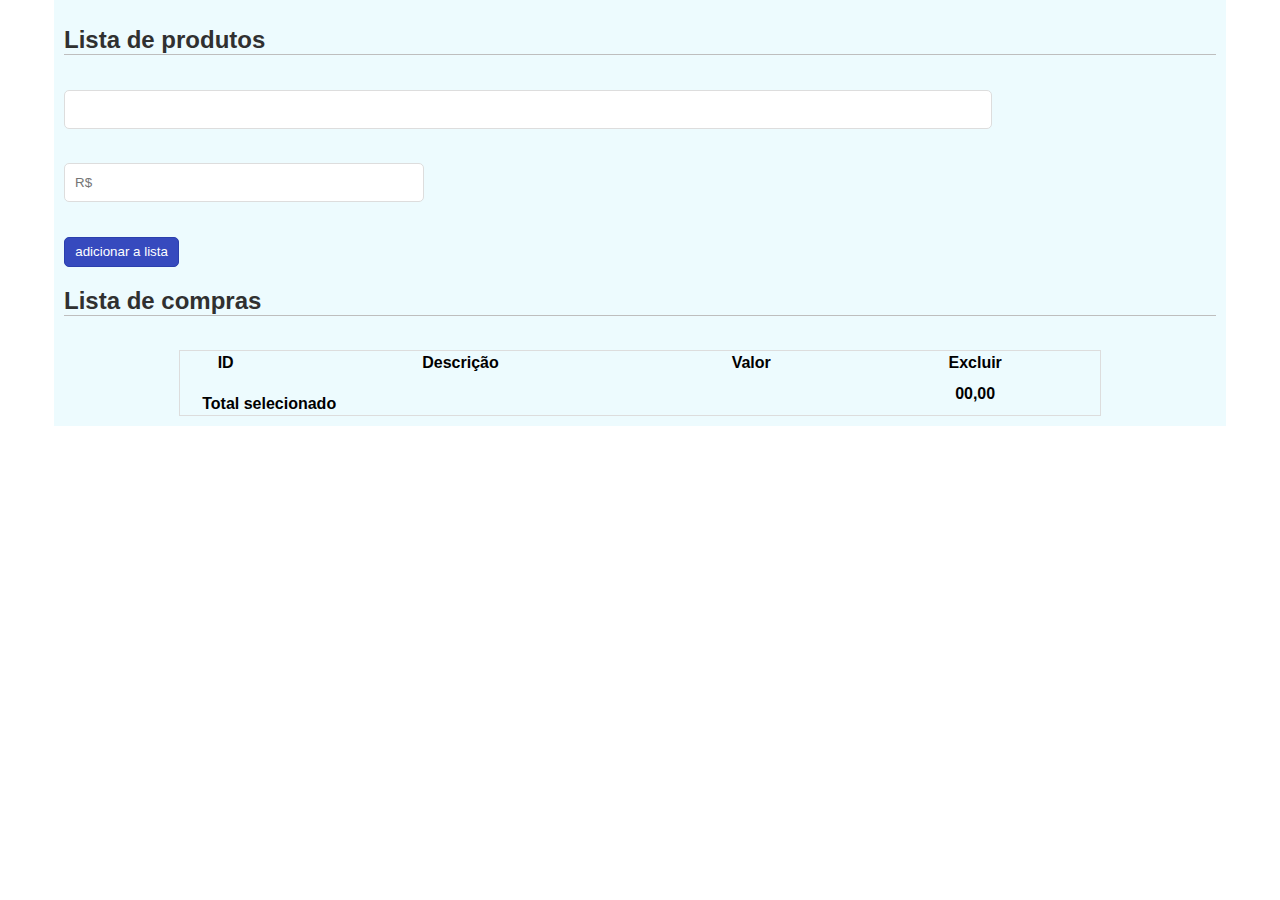
<file: prova2/questao_01.html>
<!DOCTYPE html>
<html lang="pt-br">

<head>
  <meta charset="UTF-8">
  <meta name="viewport" content="width=device-width, initial-scale=1.0">
  <meta http-equiv="X-UA-Compatible" content="ie=edge">
  <title>Questão 01</title>
</head>

<style>
  html,
  body {
    margin: 0;
    padding: 0;
  }

  body {
    display: flex;
    justify-content: center;
    width: 100%;
    font-family: Arial, Helvetica, sans-serif;
  }

  main {
    display: flex;
    flex-flow: column wrap;
    width: 90%;
    background-color: rgba(167, 235, 252, 0.199);
    padding: 10px;
  }

  h1,
  h2 {
    color: #303030;
    font-size: 1.5em;
    border-bottom: 1px solid #bebebe;
    margin-bottom: 3%;
  }

  input {
    height: 35px;
    margin-bottom: 3%;
    border-radius: 5px;
    border: 1px solid #ddd;

  }

  #nome {
    width: 80%;
  }

  #valor {
    width: 30%;
    padding-left: 10px;
  }

  button {
    height: 30px;
    border-radius: 5px;
    color: white;
    background-color: rgb(54, 74, 190);
    border: 1px solid rgb(43, 63, 173);
  }

  #add {
    width: 10%;

  }

  table {
    width: 80%;
    align-self: center;
    border: 1px solid #ddd;
    justify-content: center;
    text-align: center;
  }

  table td button #del {
    width: 100%;
  }
</style>

<body>
  <main>
    <h1>Lista de produtos</h1>
    <input type="text" name="nome" id="nome">
    <input type="number" name="valor" id="valor" placeholder="R$">

    <button onclick="adicionar()" id="add">adicionar a lista</button>

    <h2>Lista de compras</h2>


    <table>
      <thead>
        <tr>
          <th colspan="1">ID</th>
          <th colspan="3">Descrição</th>
          <th colspan="1">Valor</th>
          <th colspan="1">Excluir</th>
        </tr>
      <tbody id="resp">


      </tbody>
      <tr>
        <td colspan="5" style="text-align: left; padding: 20px 0 0 20px;font-weight: bolder;">Total
          selecionado</td>
        <td id="total" style="text-align: center; font-weight: 600;"> 00,00</td>
      </tr>
    </table>
  </main>

  <script>
    let id = 1;
    let valorTotal = 0;
    function adicionar() {
      let nome = document.getElementById("nome").value;
      let valor = document.getElementById("valor").value;
      let tbody = document.getElementById("resp");
      let valorTot = document.getElementById("total");

      if (nome === "" || valor === "") {
        alert('algo está vazio')
      } else {
        let td1 = document.createElement("td");
        td1.append(id);
        let td2 = document.createElement("td");
        td2.setAttribute("colspan", "3");
        td2.append(nome);

        let textNode = document.createTextNode("R$ " + valor)
        let td3 = document.createElement("td");
        td3.append(textNode);
        valorTotal += Number(valor);
        valorTot.innerHTML = `R$ ${valorTotal}`;

        let td4 = document.createElement("td");
        let button = document.createElement("button");
        let textBtn = document.createTextNode("excluir");

        button.appendChild(textBtn);
        button.setAttribute = ("value", valor)
        console.log(button)
        td4.appendChild(button);

        let tr = document.createElement("tr");
        tr.appendChild(td1);
        tr.appendChild(td2);
        tr.appendChild(td3);
        tr.appendChild(td4);


        tbody.appendChild(tr);

        id++;

        button.onclick = function () {
          let vTd = button.value;
          console.log(vTd);
          tbody.removeChild(tr);
          valorTotal = valorTotal - Number(vTd);
          valorTot.innerHTML = "R$" + valorTotal;
        }
      }


    }
  </script>
</body>

</html>
</file>
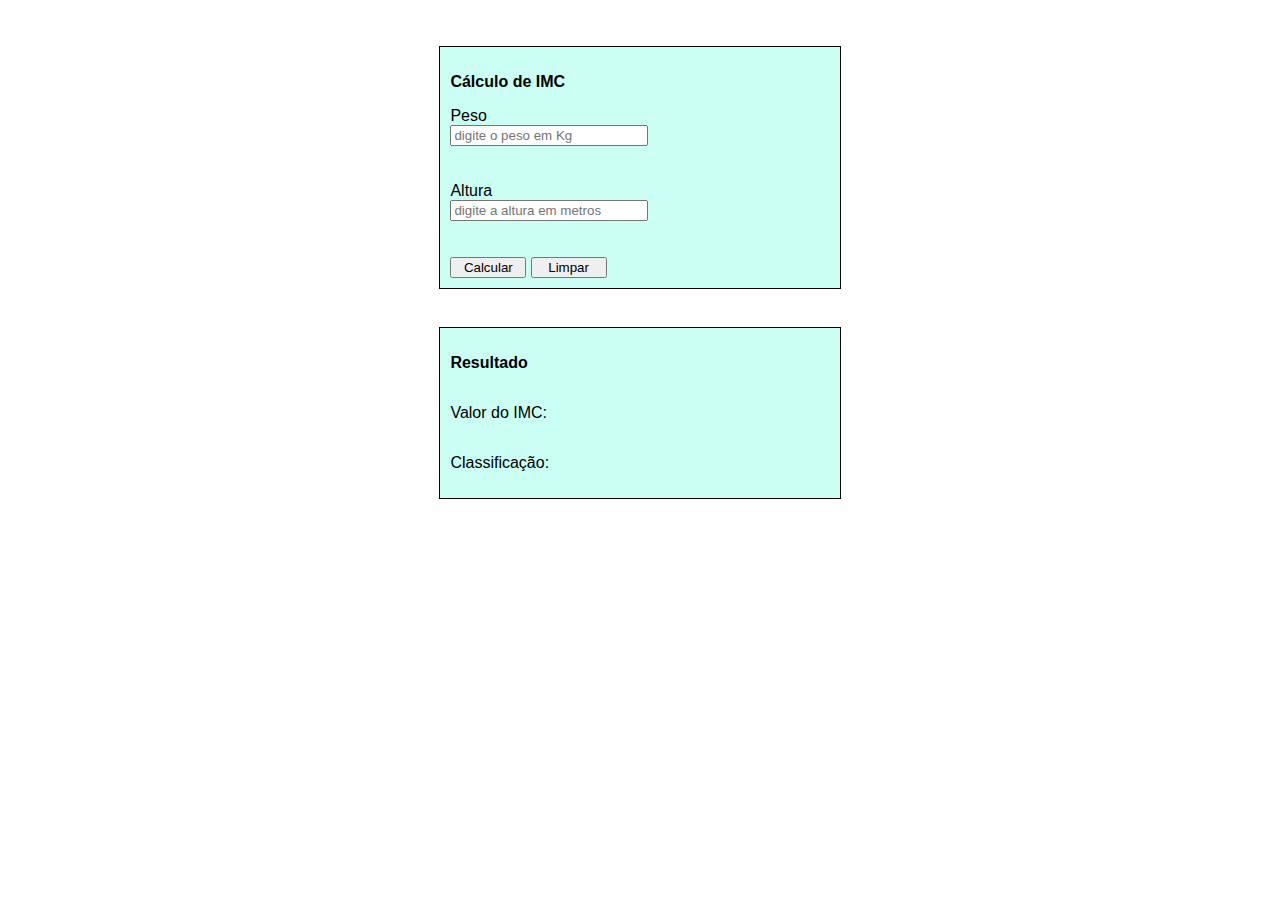
<file: prova2/questao_02.html>
<!DOCTYPE html>
<html lang="pt-br">

<head>
  <meta charset="UTF-8">
  <meta name="viewport" content="width=device-width, initial-scale=1.0">
  <meta http-equiv="X-UA-Compatible" content="ie=edge">
  <title>Questão 02</title>
</head>

<style>
  html,
  boddy {
    margin: 0;
    padding: 0;
  }

  main {
    width: 100%;
    display: flex;
    flex-flow: column;
    justify-content: center;
    font-family: Arial, Helvetica, sans-serif;
  }

  .calc,
  .res {
    width: 30%;
    align-self: center;
    display: flex;
    flex-flow: column;
    justify-content: center;
    padding: 10px;
    border: 1px solid black;
    margin-top: 3%;
    background-color: rgb(203, 255, 244);
  }

  .calc input {
    width: 50%;
  }

  .calc button {
    width: 20%;
  }

  span {
    font-weight: bolder;
  }
</style>

<body>
  <main>
    <div class="calc">
      <p><strong> Cálculo de IMC</strong></p>

      <label for="">Peso</label>
      <input type="number" name="peso" id="peso" placeholder="digite o peso em Kg">
      <br><br>
      <label for="">Altura</label>
      <input type="number" name="altura" id="altura" placeholder="digite a altura em metros">
      <br><br>
      <div id="row">
        <button onclick="calcular()">Calcular</button>
        <button onclick="limpar()">Limpar</button>
      </div>
    </div>

    <div class="res">
      <p><strong> Resultado</strong></p>
      <p>Valor do IMC: <span id="valueIMC"></span></p>
      <p> Classificação: <span id="classific"></span></p>
    </div>
  </main>

  <script>
    function calcular() {
      let peso = document.getElementById("peso").value;
      let altura = document.getElementById("altura").value;
      let valueIMC = document.getElementById("valueIMC");
      let classific = document.getElementById("classific")
      peso = Number(peso);
      altura = Number(altura);
      let IMC = peso / (altura * altura);

      if (peso === "" || altura == "") {
        alert("ops, algo esta vazio, amiguinho.");
      } else {
        valueIMC.innerHTML = IMC;

        if (IMC < 18.5) {
          classific.innerHTML = "Magreza";
        }
        else if (IMC >= 18.5 && IMC <= 24.9) {
          classific.innerHTML = "Normal";
        }
        else if (IMC >= 25 && IMC <= 29.9) {
          classific.innerHTML = "Sobrepeso";
        }
        else if (IMC >= 30 && IMC <= 39.9) {
          classific.innerHTML = "Obesidade";
        }
        else {
          classific.innerHTML = "Obesidade grave";
        }
      }
    }

    function limpar() {
      let valueIMC = document.getElementById("valueIMC");
      let classific = document.getElementById("classific");

      valueIMC.innerHTML = "";
      classific.innerHTML = "";
    }

  </script>
</body>

</html>
</file>
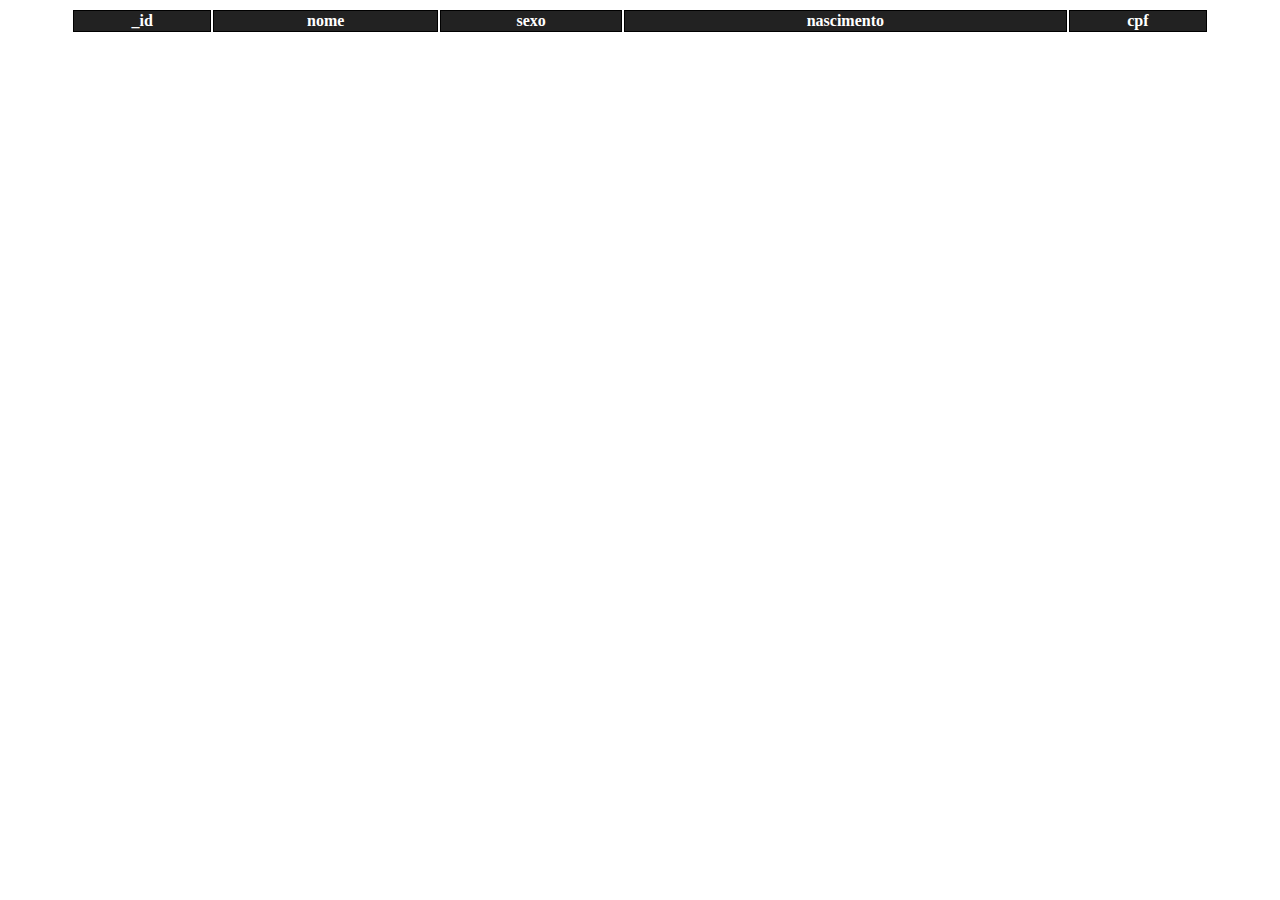
<file: prova2/questao_03.html>
<!DOCTYPE html>
<html lang="pt-br">

<head>
  <meta charset="UTF-8">
  <meta name="viewport" content="width=device-width, initial-scale=1.0">
  <meta http-equiv="X-UA-Compatible" content="ie=edge">
  <title>Questão 03</title>
</head>
<style>
  body {
    display: flex;
    justify-content: center;
  }

  table {
    width: 90%;
    text-align: center;
  }

  tr th {
    background-color: #222222;
    border: 1px solid black;
    font-weight: 600;
    color: white;
  }

  tr td {
    border: 1px solid rgb(226, 226, 226);
  }
</style>

<body>

  <table>
    <thead>
      <tr>
        <th>_id</th>
        <th>nome</th>
        <th>sexo</th>
        <th>nascimento</th>
        <th>cpf</th>
      </tr>
    </thead>
    <tbody id="dados"></tbody>
  </table>

  <script>
    let xhttp = new XMLHttpRequest();
    xhttp.onreadystatechange = function () {
      if (this.readyState == 4 && this.status >= 200 && this.status < 300) {
        let listaDeUsuarios = JSON.parse(this.responseText);
        let tabelaBody = document.getElementById("dados");

        for (let i = 0; i < listaDeUsuarios.length; i++) {
          let usuario = listaDeUsuarios[i];

          let td1 = document.createElement("td");
          td1.append(document.createTextNode(usuario._id));

          let td2 = document.createElement("td");
          td2.appendChild(document.createTextNode(usuario.nome));

          let td3 = document.createElement("td");
          td3.appendChild(document.createTextNode(usuario.sexo));

          let td4 = document.createElement("td");
          let data = new Date(usuario.nascimento).toLocaleDateString("pt-BR", { timeZone: "UTC" });
          td4.appendChild(document.createTextNode(data));

          var td5 = document.createElement("td");
          td5.appendChild(document.createTextNode(usuario.cpf));

          let tr = document.createElement("tr");
          tr.appendChild(td1);
          tr.appendChild(td2);
          tr.appendChild(td3);
          tr.appendChild(td4);
          tr.appendChild(td5);


          tabelaBody.appendChild(tr);
        }
      }
    };
    xhttp.open("GET", "http://172.18.104.234:3000/pacientes");
    xhttp.send(null);
  </script>
</body>

</html>
</file>
<file: calculadora/style.css>
* {
  font-family: Arial, Helvetica, sans-serif;
}

body {
  display: flex;
  justify-content: center;

  height: 100%;
}
.calculator {
  display: flex;
  flex-flow: row wrap;

  width: 300px;
  height: 450px;
  box-shadow: 1px 5px 20px black;
  border-radius: 10px;
}
.number {
  display: flex;
  justify-content: flex-end;
  margin-top: 30px;
  width: 100%;
  height: 30px;
  padding-right: 20px;
  color: #7a7a7a;
  font-weight: 500;
}
.res {
  width: 100%;
  height: 50px;
  text-align: end;
  color: #49d397;
  font-size: 2.5em;
  font-weight: 600;
  padding-right: 20px;
  padding-bottom: 10px;
}

.body-calculator {
  width: 100%;
  height: 320px;
  background-color: #fffcf9;
  border-radius: 10px;
  display: grid;
  grid-template-columns: 1fr 1fr 1fr 1fr;
  text-align: center;
  padding-top: 20px;
}
.tecla {
  margin-bottom: 20px;
  border: none;
  margin-top: -20px;
  height: 67.5px;
  color: #49d397;
  font-size: 1.2em;
  background-color: #fffcf9;
}
.op {
  background-color: #1ca56d;
  color: #fff;
  margin-top: -20px;
  padding-top: 20px;
}

.equal {
  background-color: #178557;
}
</file>
<file: exercicio_pratico/starbuzz.css>
body {
  background-color: #b5a789;
  font-family: Georgia, "Times New Roman", Times, serif;
  font-size: small;
  width: 1000px;
  height: 100%;
  position: absolute;
  top: 50%;
  left: 50%;
  transform: translate(-50%, -50%);
}

div {
  margin-bottom: 10px;
  text-align: left;
}
#header {
  background-color: #675c47;
  width: 100%;
  margin-top: 20px;
  height: 108px;
}
#headerSlogan {
  margin-left: 50%;
}

#premio {
  position: absolute;
  top: 5%;
  left: 50%;
}

#drinks {
  background-color: #efe5d0;
  float: left;
  width: 15%;
  padding: 15px;
  height: 100%;
}

#main {
  background: #efe5d0;
  background-image: url(images/background.gif);
  background-repeat: no-repeat;
  display: inline-block;
  width: 42%;
  padding: 15px;
  margin-left: 10px;
  height: 100%;
}
#nav {
  background-color: #efe5d0;
  width: 100%;
}
a {
  color: #954b4b;
  text-decoration: none;
  border-bottom: 0.7px dotted;
}
h1 {
  font-size: 120%;
  color: #954b4b;
}
h2 {
  font-size: 110%;
}
ul {
  list-style: none;
  padding: 10px;
}
li {
  display: inline;
  padding-right: 20px;
}
li a {
  color: #675c47;
  text-decoration: none;
  border-bottom: 0.7px dotted;
}
span {
  color: #954b4b;
  display: inline-block;
  padding-top: 5px;
  line-height: 20px;
}
#sidebar {
  background: #efe5d0;
  background-image: url(images/background.gif);
  background-repeat: no-repeat;
  background-position: center right;
  float: right;
  width: 32%;
  padding: 15px;
  margin-left: 10px;
  text-align: center;
  height: 100%;
}
#sidebar p:last-child {
  text-align: start;
}

#footer {
  background-color: #675c47;
  color: #efe5d0;
  padding: 10px;
  text-align: center;
  margin-bottom: 20px;
  font-size: 90%;
}
</file>
<file: huddle-landing-page-596348-master/style.css>
* {
  margin: 0%;
  padding: 0%;
}
body {
  font-family: "Open Sans", sans-serif;
  font-size: 18px;
  width: 100%;
  line-height: 30px;
  background-color: hsl(214, 64%, 98%);
}
p {
  color: hsl(208, 11%, 55%);
}
header {
  margin: 4% 5% 8% 5%;

  font-family: "Poppins", sans-serif;
}
.button {
  box-shadow: 1px 1px 5px hsl(208, 11%, 55%);
  border-radius: 2px;
  padding: 10px;
  text-align: center;
}
.header {
  float: right;
  width: 150px;
  color: hsl(265, 100%, 66%);
  background-color: hsl(214, 64%, 98%);
}
main {
  width: 60%;
  margin: 0 0 0 20%;
}
section {
  text-align: center;
}
.content1 img {
  width: 80%;
  margin-bottom: 10%;
}
h1 {
  font-weight: 700;
  margin: 3% 0 3% 0;
}
.content1 p {
  width: 75%;
  margin-left: 15%;
  margin-bottom: 2%;
}
.body {
  margin-left: 35%;
  width: 250px;
  color: hsl(214, 64%, 98%);
  background: hsl(322, 100%, 66%);
}
.content2 {
  width: 100%;
  margin: 30% 0 0 20%;
  text-align: left;
}
.content2 p {
  width: 62%;
  margin-left: 30%;
  margin-right: 15%;
}
.users {
  float: left;
  position: relative;
  width: 60%;
  margin: 0 10% 0 -40%;
}

.content3 {
  margin-top: 30%;
  width: 100%;
}
.modal {
  margin-left: 10%;
  width: 60%;
  background: white;
  padding: 8%;
  text-align: center;
  margin-bottom: 20%;
}
.modal h1 {
  margin-bottom: 3%;
  margin-top: -3%;
}
.modal .button {
  margin: 5% 0 0 20%;
}

footer {
  width: 100%;
  background: hsl(192, 100%, 9%);
  color: hsl(214, 64%, 98%);
  padding: 5% 0 5% 0;
  height: 250px;
}
footer p {
  color: hsl(214, 64%, 98%);
}
footer #img {
  margin-left: 5%;
}
.footer {
  width: 25%;
  margin-left: 71%;
  margin-top: 3%;
  box-shadow: 0 0 0;
  background: hsl(322, 100%, 66%);
}
input {
  width: 100%;
  height: 40px;
  border-radius: 5px;
  border-color: transparent;
}

#right {
  float: right;
  width: 30%;
  margin-right: 5%;
}
#left {
  float: left;
  width: 30%;
  height: 100%;
  margin-left: 5%;
}
#center {
  overflow: auto;
  width: 20%;
  padding-left: 5%;
}
.left {
  float: left;
}
.right {
  float: right;
}
</file>
<file: prova1/css/site.css>
body {
  font-family: "Crimson Text", "Times New Roman", serif;
  background-color: #f3f3f3;
  font-size: 120%;
  line-height: 1.5;
  margin: 0 20px 0 20px;
}

header {
  background-color: #3c3c3c;
  height: 230px;
  width: 100%;
  text-align: center;
}

nav {
  background-color: #505050;
  text-align: center;
}
nav ul {
  text-decoration: none;
  margin: 10px;
}
nav li {
  display: inline;
  padding: 10px;
}
nav a {
  font-family: sans-serif;
  color: white;
  font-weight: bold;
  font-size: 1.3em;
  text-decoration: none;
}
nav a:hover {
  color: #e57b00;
  font-weight: bolder;
}

main {
  width: 720px;
  margin-left: 142px;
  text-align: justify;
  overflow: auto;
}
main a {
  color: #851944;
}
main a:hover {
  color: #e57b00;
  font-weight: bolder;
}
h1,
h2 {
  font-family: sans-serif;
}
.blockquote {
  background-color: #ededed;
  border: 10px solid #939393;
  padding: 20px;
  width: 250px;
  margin: 20px 40px 20px 40px;
}
.right {
  float: right;
}
.left {
  float: left;
}
aside h2 {
  text-align: center;
}
aside {
  float: right;
  border-left: 10px solid black;
  border-bottom: 10px solid orangered;
  padding: 10px;
  font-weight: bold;
}
span {
  font-style: italic;
}
aside p {
  text-align: left;
}
aside ul {
  list-style: none;
}

section {
  padding: 16px;
  margin-top: 16px;
  margin-bottom: 16px;
  border: 4px solid black;
  background-color: #fafffc;
  width: 280px;
  height: 320px;
}
section img {
  width: 200px;
  margin-top: 16px;
  text-align: center;
}
section a {
  height: 20px;
  display: inline-block;
  margin: 16px;
}
footer {
  background-color: #3c3c3c;
  height: 100px;
  padding: 10px;
  color: white;
  font-size: 0.8em;
  text-align: center;
  margin-top: 16px;
}
footer ul {
  list-style: none;
}
footer li {
  display: inline;
}
</file>
<file: tabela_aniversario/style.css>
body,
html {
  margin: 0;
  padding: 0;
  width: 100%;
  height: 100%;
  font-family: "Abril Fatface", cursive;
}
main {
  display: flex;
  flex-flow: column wrap;
  justify-content: center;
  align-content: center;
}
div {
  display: flex;
  flex-flow: column wrap;
  width: 90%;
  font-size: 1.2em;
}
h1 {
  font-size: 1.5em;
  width: 30%;
  text-align: left;
  font-family: "Berkshire Swash", cursive;
  align-self: left;
  color: rgb(1, 121, 71);
  border-bottom: 1.5px dashed rgb(89, 228, 163);
}

.wrap {
  display: flex;
  flex-flow: row wrap;
  justify-content: left;
  width: 70%;
}
button {
  width: 8%;
  margin-right: 5%;
  margin-bottom: 3%;
  font-family: "Abril Fatface", cursive;
  border-radius: 5px;
  border: 1px solid rgb(32, 88, 62);
}
#insert {
  background-color: rgb(32, 88, 62);
  color: #fff;
}
#clear {
  background-color: #fff;
  color: rgb(32, 88, 62);
}
.delete {
  text-align: center;
  width: 80px;
  font-family: Arial, Helvetica, sans-serif;
  background-color: rgb(32, 88, 62);
  color: #fff;
}
label,
input {
  margin-left: 5%;
  margin-right: 20%;
}
input {
  margin-top: 0.5%;
  height: 30px;
  width: 20%;
  border-radius: 5px;
  border: 1px solid rgb(89, 228, 163);
  background-color: transparent;
  font-family: Arial, Helvetica, sans-serif;
  color: rgb(0, 88, 52);
}

label {
  color: rgb(1, 121, 71);
}

table {
  color: rgb(0, 88, 52);

  margin-bottom: 100px;
}
th {
  font-weight: 600;
  border-bottom: 1px solid rgb(156, 253, 189);
  padding-bottom: 10px;
}
td {
  font-family: Arial, Helvetica, sans-serif;
  color: rgb(19, 59, 37);
  text-align: center;
  font-size: 0.8em;
  padding: 10px;
  border-bottom: 1px solid rgb(156, 253, 189);
}
</file>
<file: trabalho1/style.css>
:root {
  --main-font-family: "Pacifico", cursive;
  --second-font-family: "Open Sans Condensed", sans-serif;
}

html,
body {
  scroll-behavior: smooth;
  width: 100%;
  height: 100%;
  margin: 0;
  padding: 0;
  font-family: var(--second-font-family);
  background-color: rgba(119, 119, 119, 0.288);
}
.header {
  width: 100%;
  height: 99%;
  background-image: url(img/2.jpg);
  background-repeat: no-repeat;
  background-size: cover;
  background-position: center;
  display: flex;
  flex-direction: column;
  justify-content: space-between;
  align-items: center;
}
.header h1 {
  font-size: 10em;
  text-align: center;
  color: #489dac;
  margin-top: 120px;
  text-shadow: 10px 15px 10px #0b111f;
  font-family: "Allura", cursive;
  font-weight: bolder;
  -webkit-touch-callout: none;
  -webkit-user-select: none;
  -khtml-user-select: none;
  -moz-user-select: none;
  -ms-user-select: none;
  user-select: none;
}
.header h3 {
  font-weight: bold;
  margin-top: -50px;
  text-align: center;
  font-size: 2em;
  background-color: #0b111ff5;
  height: 45px;
  box-shadow: 5px 5px #ffca32;
  width: 15%;
  padding-top: 20px;
  color: #489dac;
  margin-bottom: 50px;
}

.navbar {
  align-self: flex-end;
  width: 100%;
  display: flex;
  margin-bottom: 0;
}
.navbar ul {
  list-style: none;
  display: flex;
  flex-flow: wrap;
  justify-content: space-around;
  width: 100%;
  height: 40px;
  align-items: flex-end;
  background-color: #50b0c1;
  position: relative;
  padding-bottom: 20px;
}
.navbar ul li {
  font-size: 1.2em;
}
.navbar a {
  color: #0b111f;
}

.navbar ul li:hover {
  transition: 1s;
  background-color: #ffca32;
  font-weight: bold;
}
.navbar ul li img {
  align-self: flex-start;
  width: 100px;
}
#myself {
  margin-top: -80px;
  position: absolute;
}
a {
  color: #ffca32;
  text-decoration: none;
}

.container {
  display: flex;
  width: 100%;
  flex-direction: column;
  align-items: center;
}

.content {
  margin-bottom: 2px;
  display: flex;
  width: 80%;
  background-color: #489dac;
  padding-top: 15px;
  position: relative;
  height: 600px;
  padding-top: 150px;
}
.content .text {
  display: flex;
  flex-direction: column;
  align-items: flex-end;
  width: 100%;
  margin-top: 20px;
}
.content p {
  font-size: 1.3em;
  margin-top: 50px;
  margin-bottom: -25px;
  margin-right: 30px;
  align-self: flex-end;
  width: 500px;
  text-align: justify;
}

.content .title {
  align-self: center;
  margin-left: 500px;
  font-size: 3em;
  font-weight: bold;
  background-color: #ffc832;
}
.photo {
  box-shadow: 10px 10px #ffca32;
  width: 600px;
  margin-left: -90px;
  margin-top: 20px;
  position: absolute;
}

footer {
  height: 55px;
  width: 100%;
  bottom: 0;
  position: relative;
  text-align: center;
  background: #0b111f;
  margin-bottom: 0%;
  box-shadow: 5px -10px 3px #ffc8328c;
}

.social {
  width: 30px;
  height: 30px;
  margin-right: 150px;
  margin-top: 10px;
  align-content: space-between;
}
</file>
